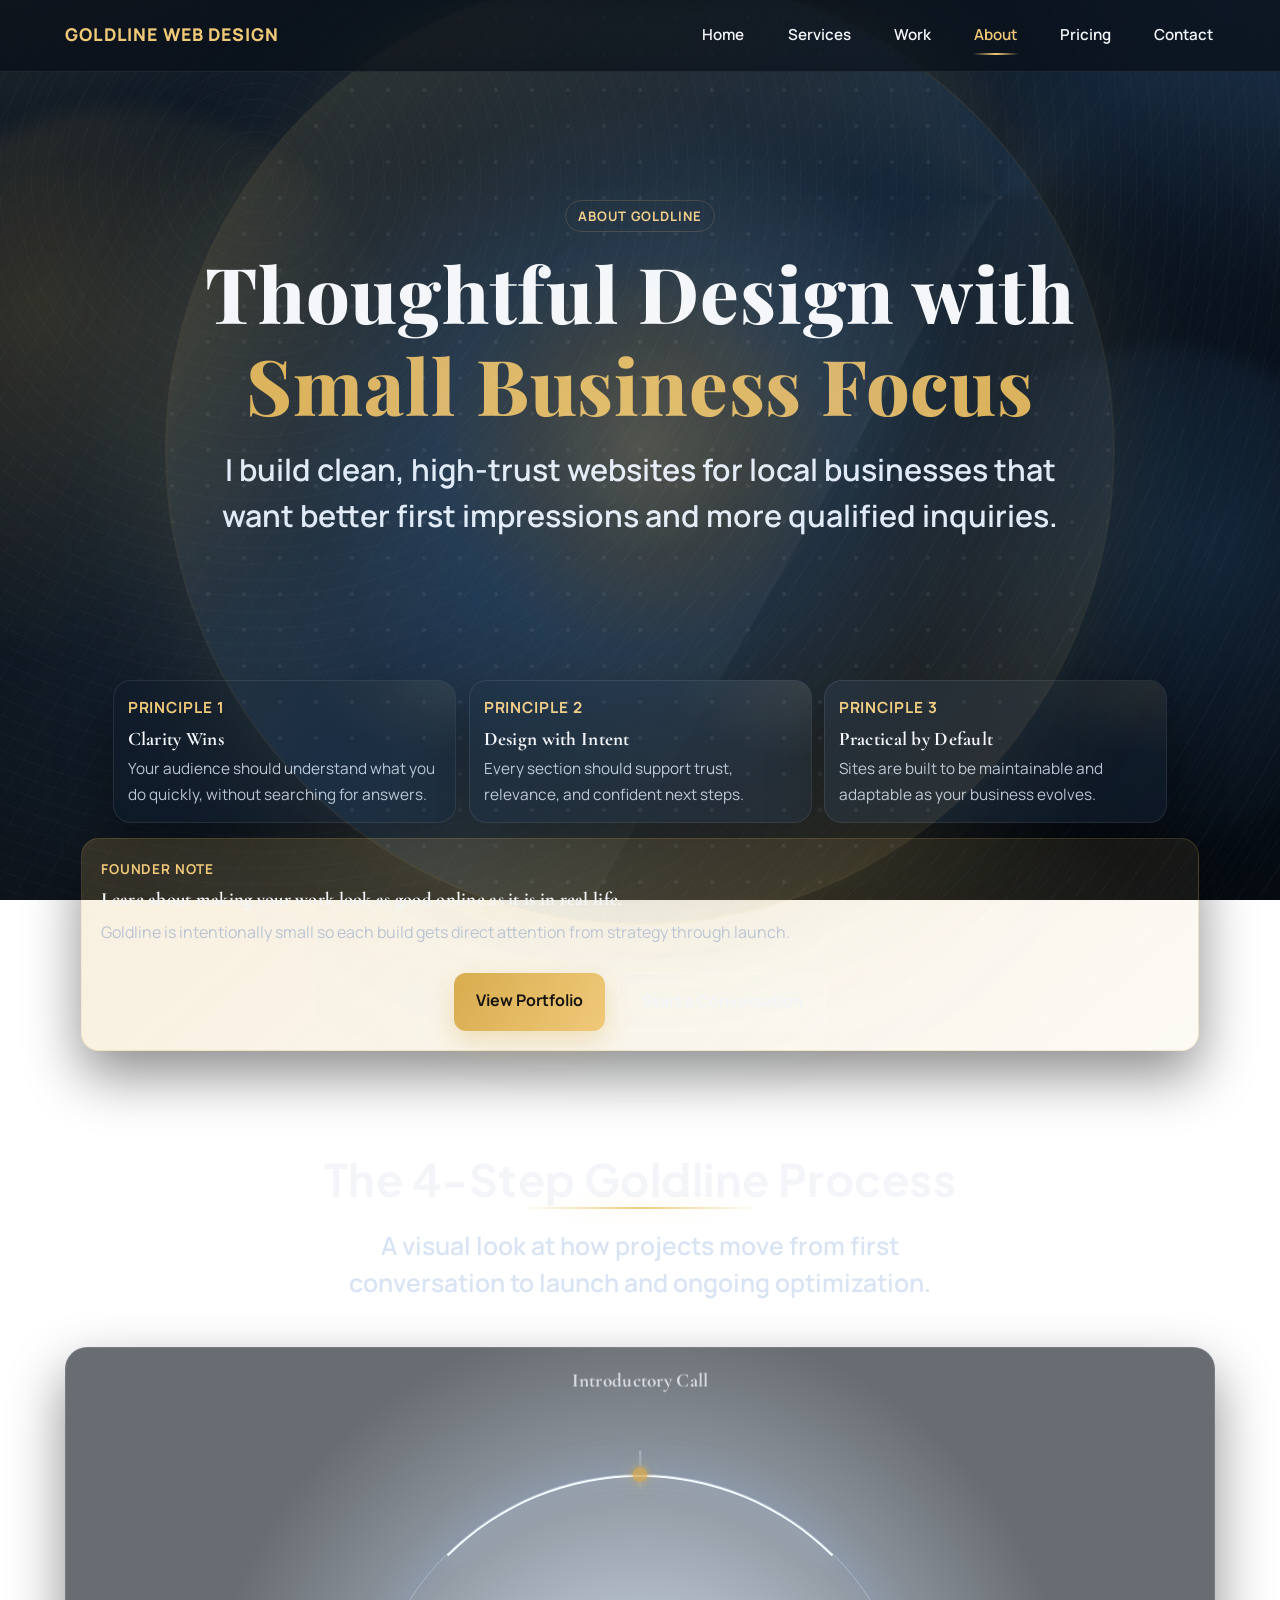
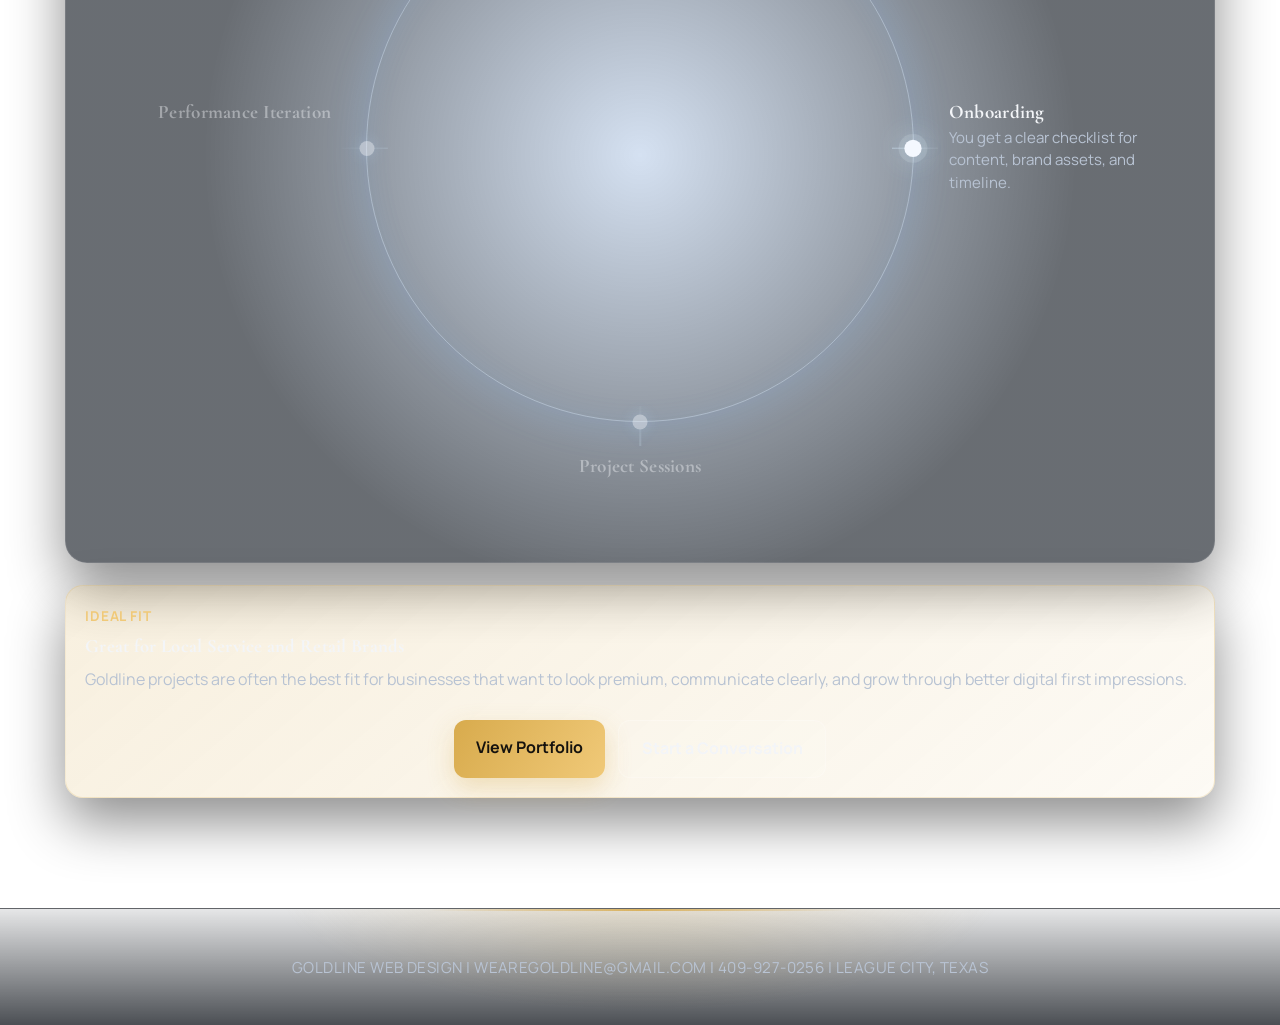
<file: about.html>
<!doctype html>
<html lang='en'>
<head>
	<script async src="https://www.googletagmanager.com/gtag/js?id=G-S340212X9Z"></script>
	<script>
	  window.dataLayer = window.dataLayer || [];
	  function gtag(){dataLayer.push(arguments);}
	  gtag('js', new Date());
	
	  gtag('config', 'G-S340212X9Z');
	</script>
	<meta charset='UTF-8'>
	<meta name='viewport' content='width=device-width, initial-scale=1.0'>
	<title>Goldline Web Design | About</title>
	<link rel='stylesheet' href='style.css'>
</head>
<body>
	<header class='site-header'>
		<div class='container'>
			<nav>
				<a class='logo' href='index.html'>Goldline Web Design</a>
				<div class='links'>
					<a href='index.html'>Home</a>
					<a href='services.html'>Services</a>
					<a href='work.html'>Work</a>
					<a class='active' href='about.html'>About</a>
					<a href='pricing.html'>Pricing</a>
					<a href='contact.html'>Contact</a>
				</div>
			</nav>
		</div>
	</header>

	<main>
		<section class='page-hero'>
			<div class='container'>
				<span class='eyebrow'>About Goldline</span>
				<h1>Thoughtful Design with <span class='gold'>Small Business Focus</span></h1>
				<p>I build clean, high-trust websites for local businesses that want better first impressions and more qualified inquiries.</p>
			</div>
		</section>

		<section class='page'>
			<div class='container'>
				<div class='grid three compact-grid'>
					<article class='card'>
						<p class='meta'>Principle 1</p>
						<h3>Clarity Wins</h3>
						<p>Your audience should understand what you do quickly, without searching for answers.</p>
					</article>
					<article class='card'>
						<p class='meta'>Principle 2</p>
						<h3>Design with Intent</h3>
						<p>Every section should support trust, relevance, and confident next steps.</p>
					</article>
					<article class='card'>
						<p class='meta'>Principle 3</p>
						<h3>Practical by Default</h3>
						<p>Sites are built to be maintainable and adaptable as your business evolves.</p>
					</article>
				</div>

				<aside class='highlight'>
					<p class='meta'>Founder Note</p>
					<h3>I care about making your work look as good online as it is in real life.</h3>
					<p>Goldline is intentionally small so each build gets direct attention from strategy through launch.</p>
					<div class='actions'>
						<a class='btn' href='work.html'>View Portfolio</a>
						<a class='btn-outline' href='contact.html'>Start a Conversation</a>
					</div>
				</aside>
			</div>
		</section>

		<section class='section process-section'>
			<div class='container'>
				<div class='section-header'>
					<h2>The 4-Step Goldline Process</h2>
					<p>A visual look at how projects move from first conversation to launch and ongoing optimization.</p>
				</div>

				<div class='process-orbit-wrap'>
					<div class='process-orbit' aria-label='Goldline four-step process'>
						<div class='orbit-ring'>
							<span class='orbit-tracer' aria-hidden='true'></span>
						</div>

						<article class='orbit-step step-top is-active' data-step='1' aria-current='step'>
							<span class='orbit-dot'></span>
							<h3>Introductory Call</h3>
							<p>We map goals, audience, and what success should look like.</p>
						</article>

						<article class='orbit-step step-right' data-step='2'>
							<span class='orbit-dot'></span>
							<h3>Onboarding</h3>
							<p>You get a clear checklist for content, brand assets, and timeline.</p>
						</article>

						<article class='orbit-step step-bottom' data-step='3'>
							<span class='orbit-dot'></span>
							<h3>Project Sessions</h3>
							<p>We refine structure, visuals, and messaging through focused review rounds.</p>
						</article>

						<article class='orbit-step step-left' data-step='4'>
							<span class='orbit-dot'></span>
							<h3>Performance Iteration</h3>
							<p>After launch, we tune pages using feedback and behavior insights.</p>
						</article>
					</div>
				</div>

				<aside class='highlight'>
					<p class='meta'>Ideal Fit</p>
					<h3>Great for Local Service and Retail Brands</h3>
					<p>Goldline projects are often the best fit for businesses that want to look premium, communicate clearly, and grow through better digital first impressions.</p>
					<div class='actions'>
						<a class='btn' href='work.html'>View Portfolio</a>
						<a class='btn-outline' href='contact.html'>Start a Conversation</a>
					</div>
				</aside>
			</div>
		</section>
	</main>

	<footer>
		<div class='container'>
			<p>Goldline Web Design | wearegoldline@gmail.com | 409-927-0256 | League City, Texas</p>
		</div>
	</footer>

	<script>
		(function () {
			var orbit = document.querySelector('.process-orbit');
			if (!orbit) return;

			var steps = Array.from(orbit.querySelectorAll('.orbit-step'));
			if (!steps.length) return;

			var total = steps.length;
			var cycleDuration = 8000;
			var legDuration = 2000;
			var start = performance.now();
			var mediaQuery = window.matchMedia('(prefers-reduced-motion: reduce)');

			function setActive(current) {
				steps.forEach(function (step, index) {
					var number = index + 1;
					step.classList.toggle('is-active', number === current);
					step.classList.toggle('is-complete', number < current);
					if (number === current) {
						step.setAttribute('aria-current', 'step');
					} else {
						step.removeAttribute('aria-current');
					}
				});
			}

			function animate(now) {
				var elapsed = (now - start) % cycleDuration;
				var current = Math.floor(elapsed / legDuration) + 1;
				setActive(current > total ? 1 : current);
				requestAnimationFrame(animate);
			}

			setActive(1);
			if (!mediaQuery.matches) {
				requestAnimationFrame(animate);
			}
		})();
	</script>
	<script src='animations.js'></script>
</body>
</html>
</file>
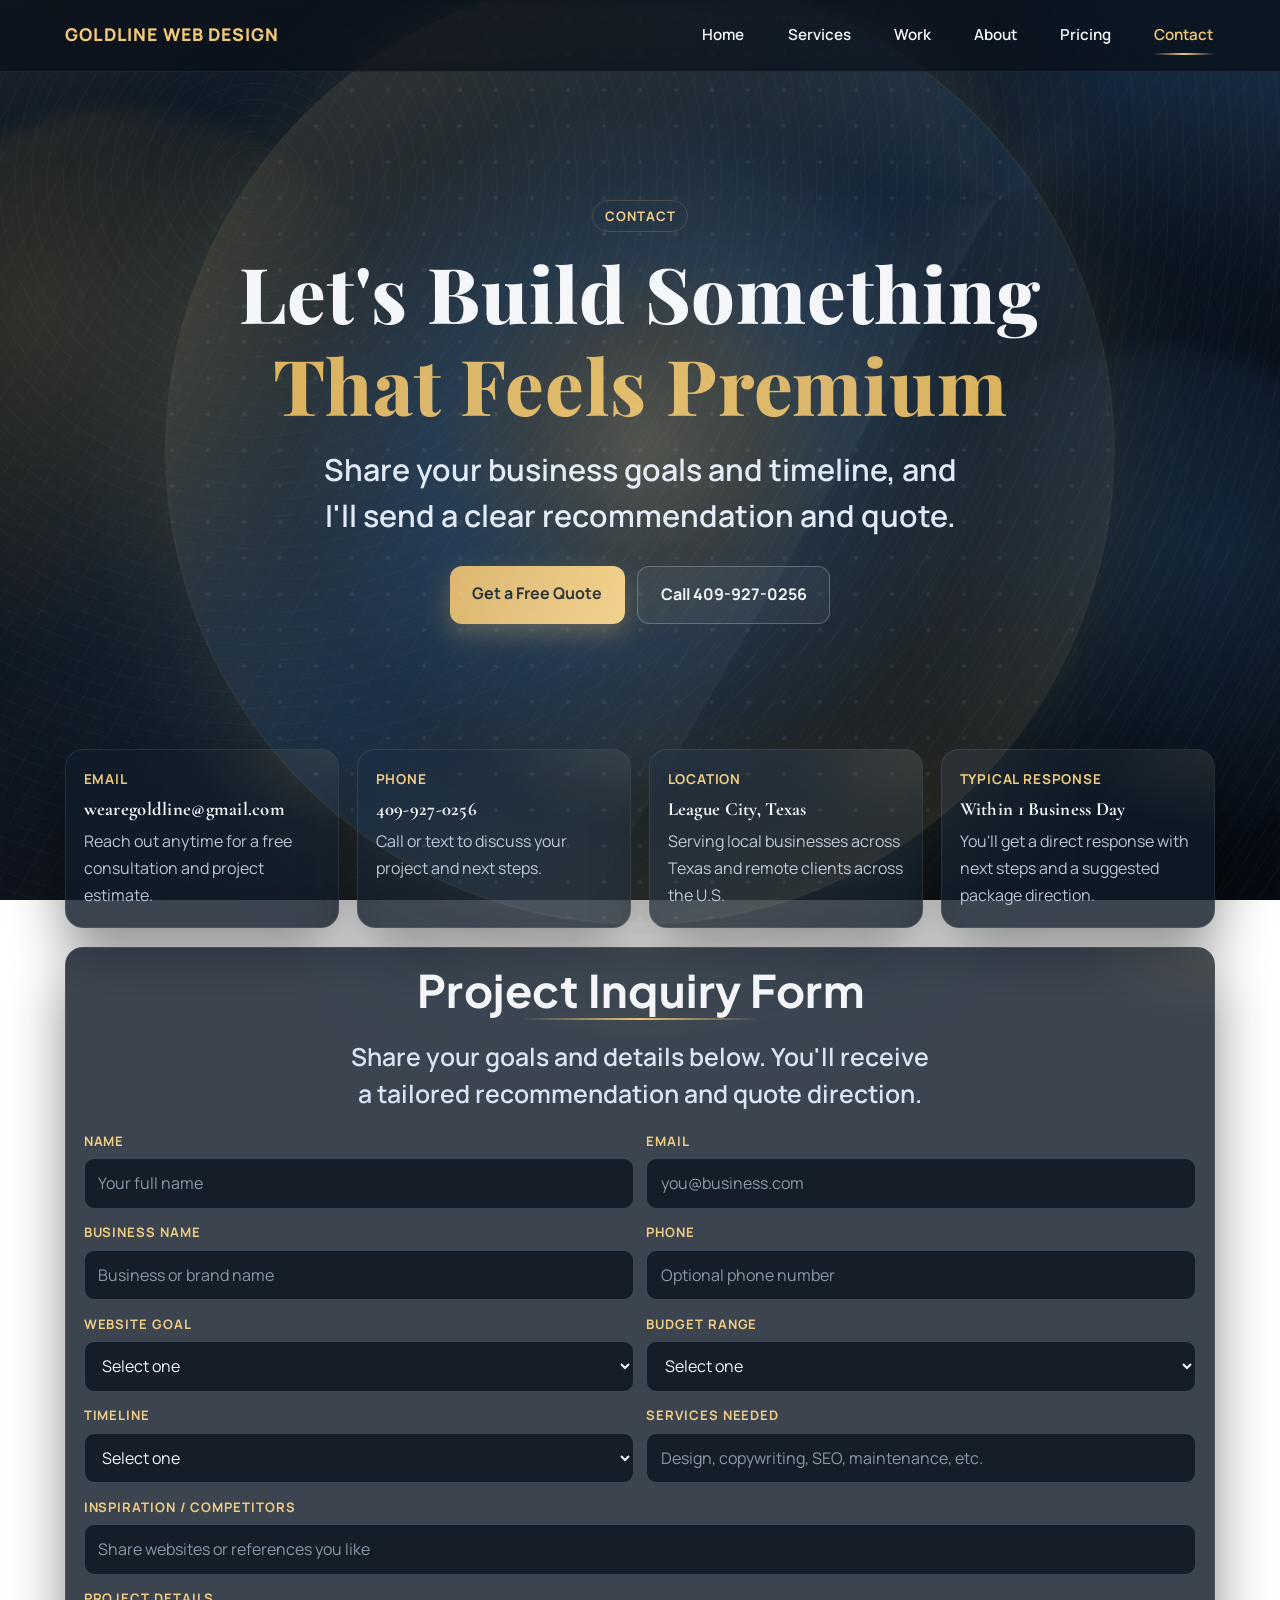
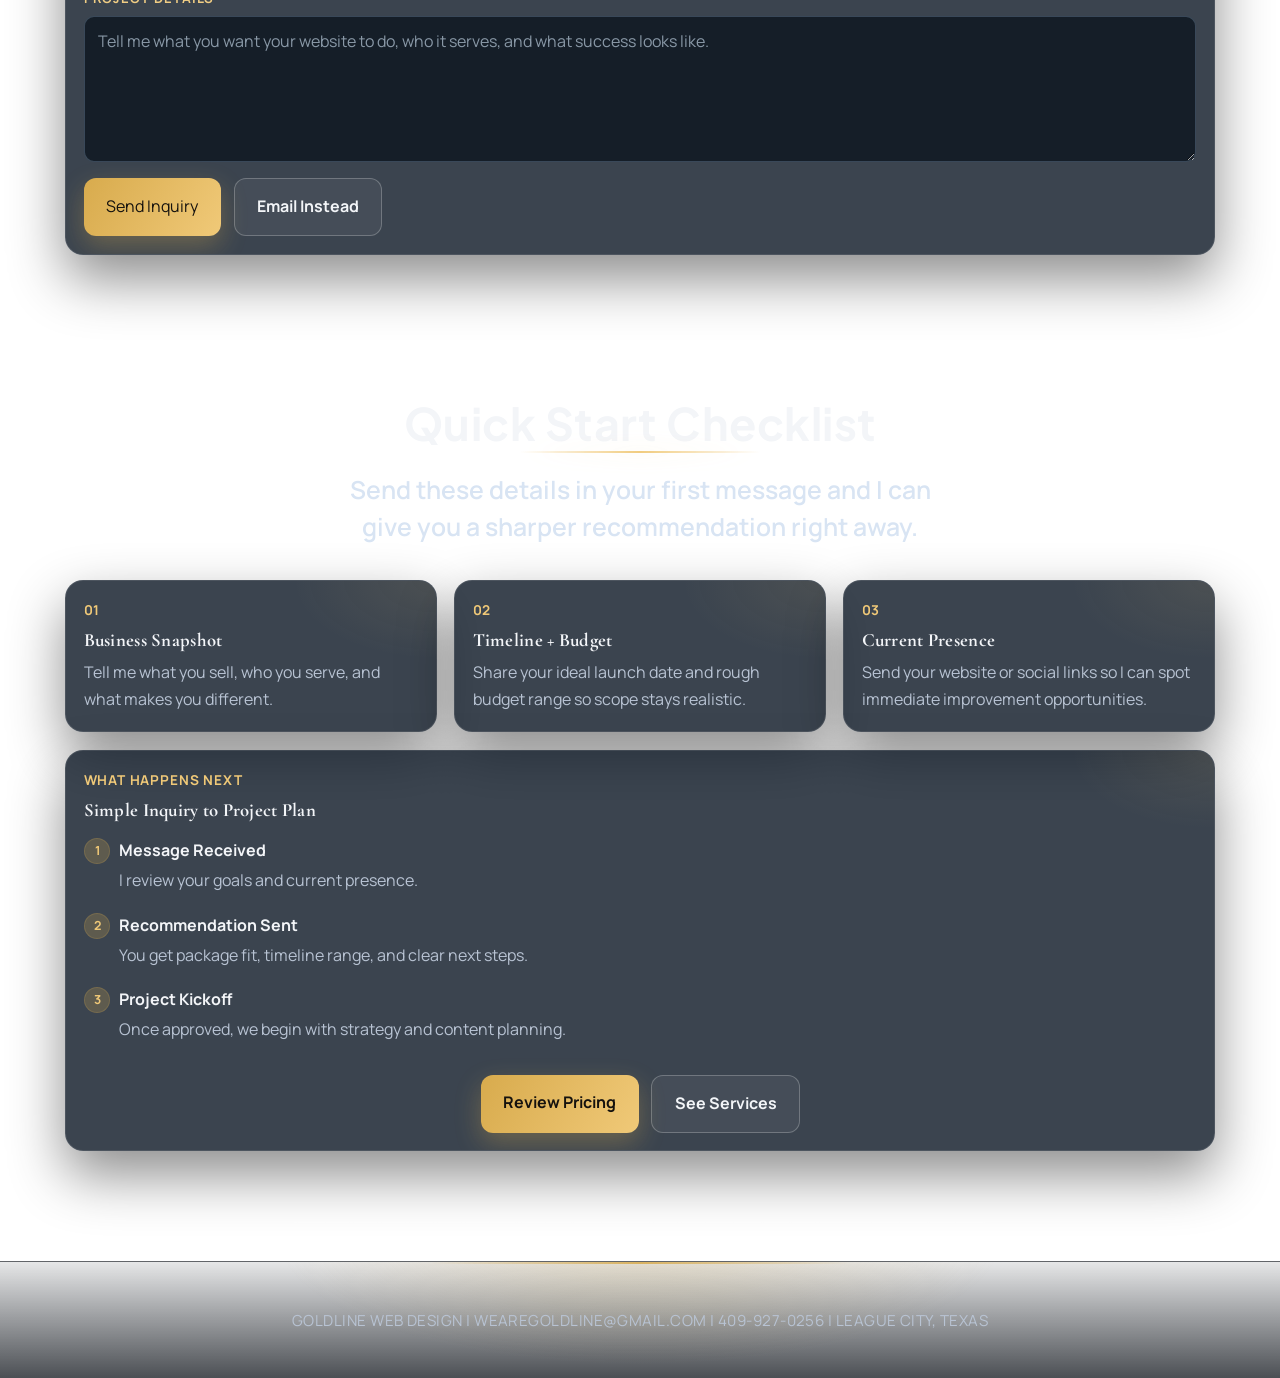
<file: contact.html>
<!doctype html>
<html lang='en'>
<head>
	<script async src="https://www.googletagmanager.com/gtag/js?id=G-S340212X9Z"></script>
	<script>
	  window.dataLayer = window.dataLayer || [];
	  function gtag(){dataLayer.push(arguments);}
	  gtag('js', new Date());
	
	  gtag('config', 'G-S340212X9Z');
	</script>
	<meta charset='UTF-8'>
	<meta name='viewport' content='width=device-width, initial-scale=1.0'>
	<title>Goldline Web Design | Contact</title>
	<link rel='stylesheet' href='style.css'>
</head>
<body class='contact-page'>
	<header class='site-header'>
		<div class='container'>
			<nav>
				<a class='logo' href='index.html'>Goldline Web Design</a>
				<div class='links'>
					<a href='index.html'>Home</a>
					<a href='services.html'>Services</a>
					<a href='work.html'>Work</a>
					<a href='about.html'>About</a>
					<a href='pricing.html'>Pricing</a>
					<a class='active' href='contact.html'>Contact</a>
				</div>
			</nav>
		</div>
	</header>

	<main>
		<section class='page-hero'>
			<div class='container'>
				<span class='eyebrow'>Contact</span>
				<h1>Let&apos;s Build Something <span class='gold'>That Feels Premium</span></h1>
				<p>Share your business goals and timeline, and I&apos;ll send a clear recommendation and quote.</p>
				<div class='actions'>
					<a class='btn' href='mailto:wearegoldline@gmail.com'>Get a Free Quote</a>
					<a class='btn-outline' href='tel:4099270256'>Call 409-927-0256</a>
				</div>
			</div>
		</section>

		<section class='page'>
			<div class='container'>
				<div class='grid'>
					<article class='card'>
						<p class='meta'>Email</p>
						<h3>wearegoldline@gmail.com</h3>
						<p>Reach out anytime for a free consultation and project estimate.</p>
					</article>
					<article class='card'>
						<p class='meta'>Phone</p>
						<h3>409-927-0256</h3>
						<p>Call or text to discuss your project and next steps.</p>
					</article>
					<article class='card'>
						<p class='meta'>Location</p>
						<h3>League City, Texas</h3>
						<p>Serving local businesses across Texas and remote clients across the U.S.</p>
					</article>
					<article class='card'>
						<p class='meta'>Typical Response</p>
						<h3>Within 1 Business Day</h3>
						<p>You&apos;ll get a direct response with next steps and a suggested package direction.</p>
					</article>
				</div>

				<article class='card contact-form-card'>
					<div class='section-header contact-form-header'>
						<h2>Project Inquiry Form</h2>
						<p>Share your goals and details below. You&apos;ll receive a tailored recommendation and quote direction.</p>
					</div>
					<form class='inquiry-form' action='https://formsubmit.co/wearegoldline@gmail.com' method='POST'>
						<input type='hidden' name='_subject' value='New Goldline Website Inquiry'>
						<input type='hidden' name='_captcha' value='false'>
						<input type='hidden' name='_template' value='table'>
						<input type='text' name='_honey' tabindex='-1' autocomplete='off' class='field-honeypot'>

						<div class='inquiry-grid'>
							<label>
								<span>Name</span>
								<input type='text' name='name' required placeholder='Your full name'>
							</label>
							<label>
								<span>Email</span>
								<input type='email' name='email' required placeholder='you@business.com'>
							</label>
							<label>
								<span>Business Name</span>
								<input type='text' name='business_name' placeholder='Business or brand name'>
							</label>
							<label>
								<span>Phone</span>
								<input type='tel' name='phone' placeholder='Optional phone number'>
							</label>
							<label>
								<span>Website Goal</span>
								<select name='website_goal' required>
									<option value=''>Select one</option>
									<option>Brand New Website</option>
									<option>Website Redesign</option>
									<option>More Leads / Inquiries</option>
									<option>Online Booking / Scheduling</option>
									<option>Ecommerce / Online Sales</option>
								</select>
							</label>
							<label>
								<span>Budget Range</span>
								<select name='budget_range' required>
									<option value=''>Select one</option>
									<option>Under $1,500</option>
									<option>$1,500 - $3,000</option>
									<option>$3,000 - $6,000</option>
									<option>$6,000+</option>
								</select>
							</label>
							<label>
								<span>Timeline</span>
								<select name='timeline' required>
									<option value=''>Select one</option>
									<option>ASAP</option>
									<option>2-4 Weeks</option>
									<option>1-2 Months</option>
									<option>2+ Months</option>
								</select>
							</label>
							<label>
								<span>Services Needed</span>
								<input type='text' name='services_needed' placeholder='Design, copywriting, SEO, maintenance, etc.'>
							</label>
							<label class='full'>
								<span>Inspiration / Competitors</span>
								<input type='text' name='inspiration' placeholder='Share websites or references you like'>
							</label>
							<label class='full'>
								<span>Project Details</span>
								<textarea name='project_details' rows='5' required placeholder='Tell me what you want your website to do, who it serves, and what success looks like.'></textarea>
							</label>
						</div>

						<div class='actions'>
							<button type='submit' class='btn'>Send Inquiry</button>
							<a class='btn-outline' href='mailto:wearegoldline@gmail.com'>Email Instead</a>
						</div>
					</form>
				</article>

				<div class='section-header contact-checklist-header'>
					<h2>Quick Start Checklist</h2>
					<p>Send these details in your first message and I can give you a sharper recommendation right away.</p>
				</div>
				<div class='grid three'>
					<article class='card'>
						<p class='meta'>01</p>
						<h3>Business Snapshot</h3>
						<p>Tell me what you sell, who you serve, and what makes you different.</p>
					</article>
					<article class='card'>
						<p class='meta'>02</p>
						<h3>Timeline + Budget</h3>
						<p>Share your ideal launch date and rough budget range so scope stays realistic.</p>
					</article>
					<article class='card'>
						<p class='meta'>03</p>
						<h3>Current Presence</h3>
						<p>Send your website or social links so I can spot immediate improvement opportunities.</p>
					</article>
				</div>
				<article class='card' style='margin-top: 1.1rem;'>
					<p class='meta'>What Happens Next</p>
					<h3>Simple Inquiry to Project Plan</h3>
					<ol class='timeline'>
						<li data-step='1'>
							<strong>Message Received</strong>
							<p>I review your goals and current presence.</p>
						</li>
						<li data-step='2'>
							<strong>Recommendation Sent</strong>
							<p>You get package fit, timeline range, and clear next steps.</p>
						</li>
						<li data-step='3'>
							<strong>Project Kickoff</strong>
							<p>Once approved, we begin with strategy and content planning.</p>
						</li>
					</ol>
					<div class='actions'>
						<a class='btn' href='pricing.html'>Review Pricing</a>
						<a class='btn-outline' href='services.html'>See Services</a>
					</div>
				</article>
			</div>
		</section>
	</main>

	<footer>
		<div class='container'>
			<p>Goldline Web Design | wearegoldline@gmail.com | 409-927-0256 | League City, Texas</p>
		</div>
	</footer>
	<script src='animations.js'></script>
</body>
</html>
</file>
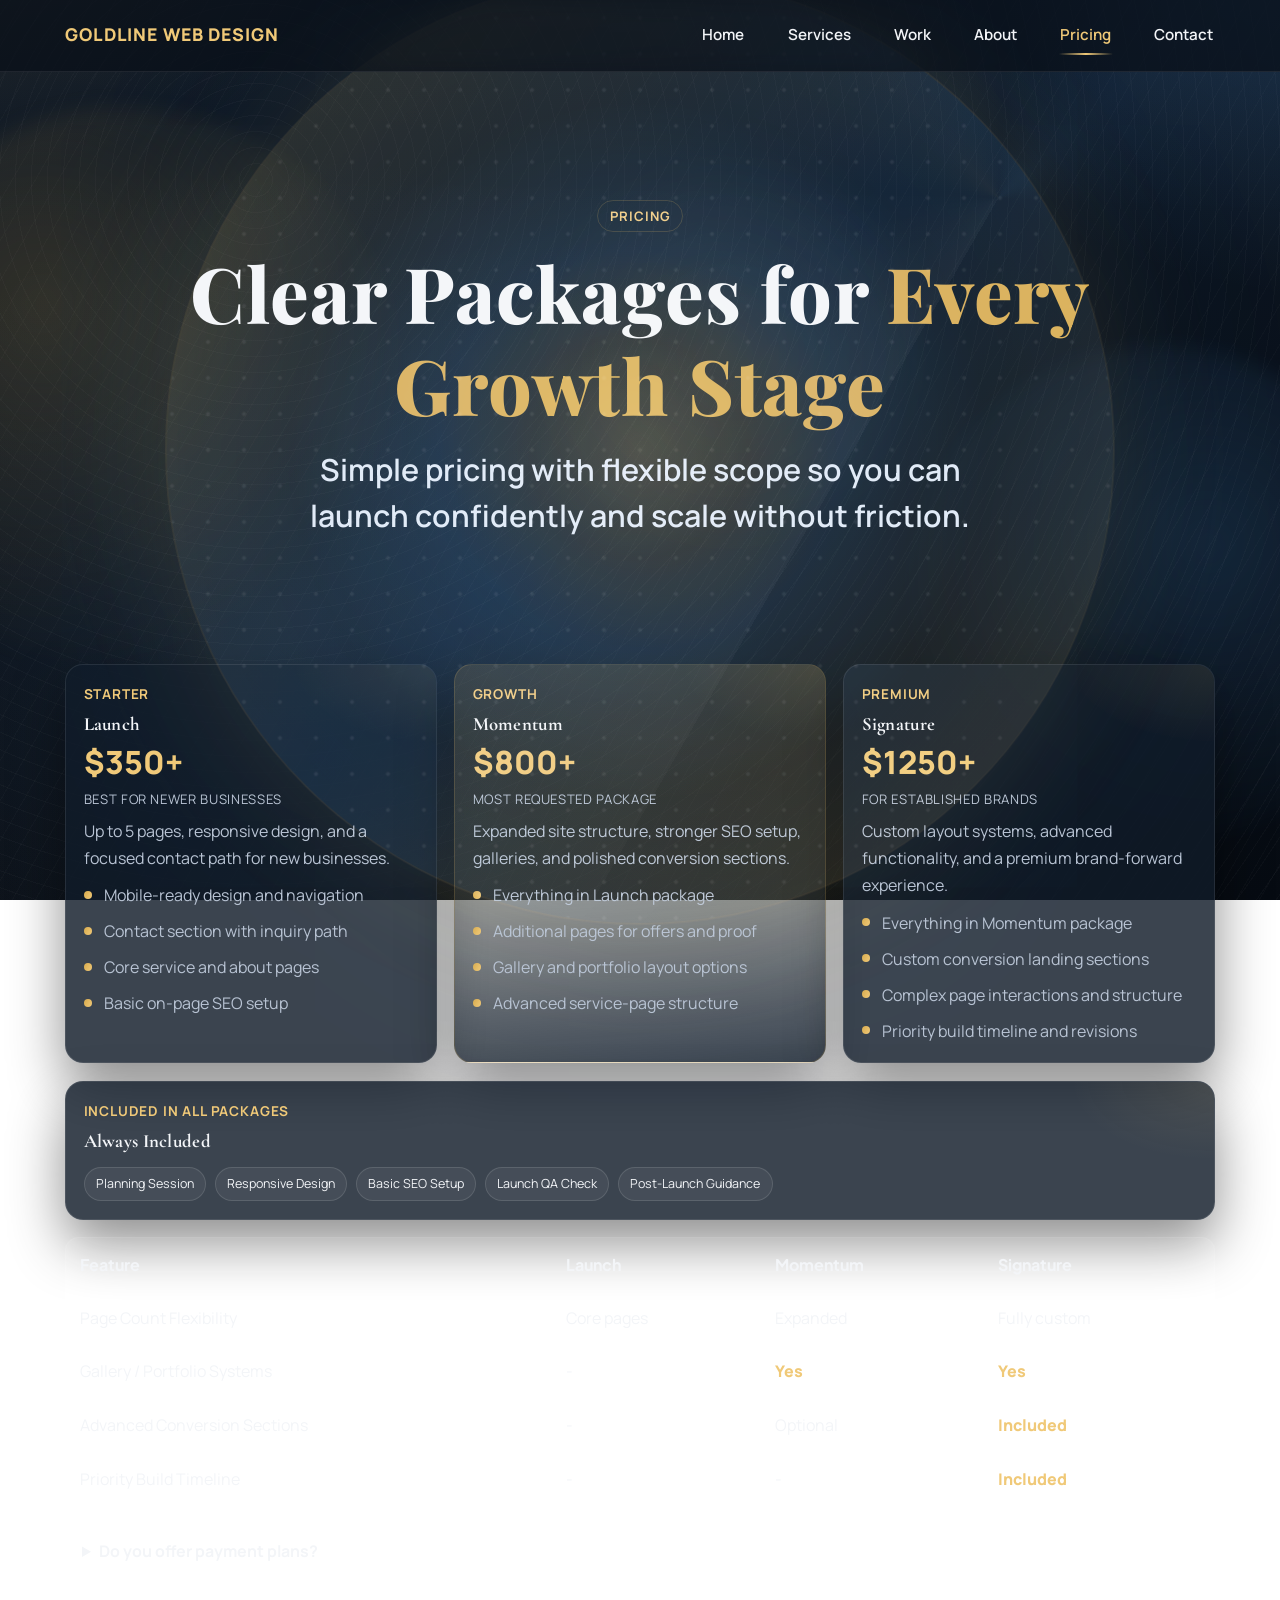
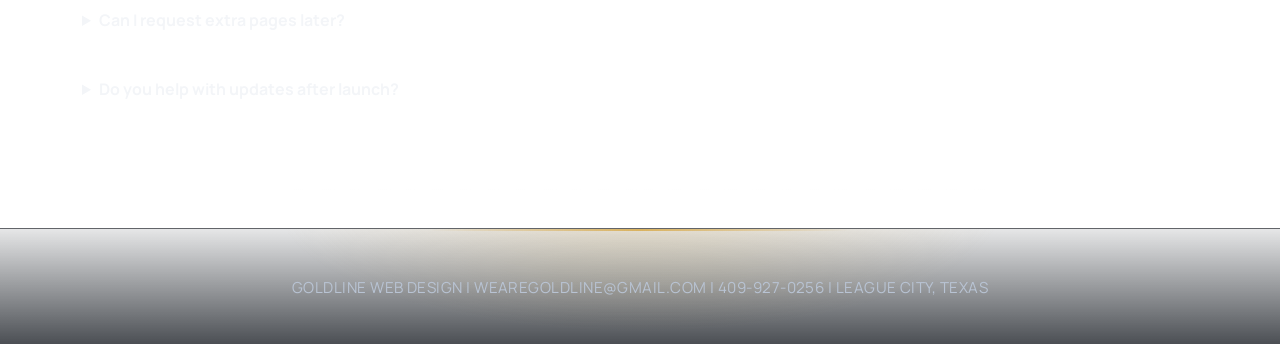
<file: pricing.html>
<!doctype html>
<html lang='en'>
<head>
	<script async src="https://www.googletagmanager.com/gtag/js?id=G-S340212X9Z"></script>
	<script>
	  window.dataLayer = window.dataLayer || [];
	  function gtag(){dataLayer.push(arguments);}
	  gtag('js', new Date());
	
	  gtag('config', 'G-S340212X9Z');
	</script>
	<meta charset='UTF-8'>
	<meta name='viewport' content='width=device-width, initial-scale=1.0'>
	<title>Goldline Web Design | Pricing</title>
	<link rel='stylesheet' href='style.css'>
</head>
<body>
	<header class='site-header'>
		<div class='container'>
			<nav>
				<a class='logo' href='index.html'>Goldline Web Design</a>
				<div class='links'>
					<a href='index.html'>Home</a>
					<a href='services.html'>Services</a>
					<a href='work.html'>Work</a>
					<a href='about.html'>About</a>
					<a class='active' href='pricing.html'>Pricing</a>
					<a href='contact.html'>Contact</a>
				</div>
			</nav>
		</div>
	</header>

	<main>
		<section class='page-hero'>
			<div class='container'>
				<span class='eyebrow'>Pricing</span>
				<h1>Clear Packages for <span class='gold'>Every Growth Stage</span></h1>
				<p>Simple pricing with flexible scope so you can launch confidently and scale without friction.</p>
			</div>
		</section>

		<section class='page'>
			<div class='container'>
				<div class='grid three'>
					<article class='card price-card'>
						<p class='meta'>Starter</p>
						<h3>Launch</h3>
						<p class='price'>$350+</p>
						<p class='price-note'>Best for newer businesses</p>
						<p>Up to 5 pages, responsive design, and a focused contact path for new businesses.</p>
						<ul class='checklist'>
							<li>Mobile-ready design and navigation</li>
							<li>Contact section with inquiry path</li>
							<li>Core service and about pages</li>
							<li>Basic on-page SEO setup</li>
						</ul>
					</article>
					<article class='card price-card featured'>
						<p class='meta'>Growth</p>
						<h3>Momentum</h3>
						<p class='price'>$800+</p>
						<p class='price-note'>Most requested package</p>
						<p>Expanded site structure, stronger SEO setup, galleries, and polished conversion sections.</p>
						<ul class='checklist'>
							<li>Everything in Launch package</li>
							<li>Additional pages for offers and proof</li>
							<li>Gallery and portfolio layout options</li>
							<li>Advanced service-page structure</li>
						</ul>
					</article>
					<article class='card price-card'>
						<p class='meta'>Premium</p>
						<h3>Signature</h3>
						<p class='price'>$1250+</p>
						<p class='price-note'>For established brands</p>
						<p>Custom layout systems, advanced functionality, and a premium brand-forward experience.</p>
						<ul class='checklist'>
							<li>Everything in Momentum package</li>
							<li>Custom conversion landing sections</li>
							<li>Complex page interactions and structure</li>
							<li>Priority build timeline and revisions</li>
						</ul>
					</article>
				</div>

				<article class='card' style='margin-top: 1.1rem;'>
					<p class='meta'>Included In All Packages</p>
					<h3>Always Included</h3>
					<div class='pill-row'>
						<span class='pill'>Planning Session</span>
						<span class='pill'>Responsive Design</span>
						<span class='pill'>Basic SEO Setup</span>
						<span class='pill'>Launch QA Check</span>
						<span class='pill'>Post-Launch Guidance</span>
					</div>
				</article>

				<div class='compare-wrap'>
					<table class='compare'>
						<thead>
							<tr>
								<th>Feature</th>
								<th>Launch</th>
								<th>Momentum</th>
								<th>Signature</th>
							</tr>
						</thead>
						<tbody>
							<tr>
								<td>Page Count Flexibility</td>
								<td>Core pages</td>
								<td>Expanded</td>
								<td>Fully custom</td>
							</tr>
							<tr>
								<td>Gallery / Portfolio Systems</td>
								<td>-</td>
								<td><span class='check'>Yes</span></td>
								<td><span class='check'>Yes</span></td>
							</tr>
							<tr>
								<td>Advanced Conversion Sections</td>
								<td>-</td>
								<td>Optional</td>
								<td><span class='check'>Included</span></td>
							</tr>
							<tr>
								<td>Priority Build Timeline</td>
								<td>-</td>
								<td>-</td>
								<td><span class='check'>Included</span></td>
							</tr>
						</tbody>
					</table>
				</div>

				<section class='faq'>
					<details>
						<summary>Do you offer payment plans?</summary>
						<p>Yes. Most projects can be split into staged payments tied to milestones.</p>
					</details>
					<details>
						<summary>Can I request extra pages later?</summary>
						<p>Absolutely. Additional pages can be scoped as part of the original build or added after launch.</p>
					</details>
					<details>
						<summary>Do you help with updates after launch?</summary>
						<p>Yes, ongoing support options are available if you want help with edits, additions, or seasonal updates.</p>
					</details>
				</section>
			</div>
		</section>
	</main>

	<footer>
		<div class='container'>
			<p>Goldline Web Design | wearegoldline@gmail.com | 409-927-0256 | League City, Texas</p>
		</div>
	</footer>
	<script src='animations.js'></script>
</body>
</html>
</file>
<file: style.css>
@import url('https://fonts.googleapis.com/css2?family=Manrope:wght@400;500;600;700;800&family=Playfair+Display:wght@700;800&family=Plus+Jakarta+Sans:wght@600;700;800&family=Cormorant+Garamond:wght@600;700&display=swap');

:root {
	--featured-flow: 0;
	--bg-main: #091019;
	--bg-soft: #0f1a28;
	--bg-deep: #060b12;
	--bg-card: rgba(16, 27, 41, 0.82);
	--font-body: 'Manrope', sans-serif;
	--font-h1: 'Playfair Display', serif;
	--font-h2: 'Plus Jakarta Sans', sans-serif;
	--font-h3: 'Cormorant Garamond', serif;
	--text-main: #f3f5f8;
	--text-soft: #b8c3d3;
	--brand: #d8ab4d;
	--brand-strong: #f0c978;
	--line: rgba(216, 171, 77, 0.2);
	--shadow: 0 24px 55px rgba(0, 0, 0, 0.45);
}

* {
	margin: 0;
	padding: 0;
	box-sizing: border-box;
}

body {
	font-family: var(--font-body);
	color: var(--text-main);
	line-height: 1.7;
	position: relative;
	isolation: isolate;
	overflow-x: hidden;
	background:
		linear-gradient(180deg, rgba(0, 0, 0, var(--featured-flow)), rgba(0, 0, 0, var(--featured-flow))),
		radial-gradient(1300px 780px at -18% -30%, rgba(216, 171, 77, 0.24), transparent 60%),
		radial-gradient(1080px 620px at 115% -8%, rgba(94, 173, 255, 0.2), transparent 62%),
		radial-gradient(760px 460px at 50% 115%, rgba(216, 171, 77, 0.13), transparent 74%),
		radial-gradient(circle at 25% 68%, rgba(75, 130, 190, 0.14) 0, transparent 40%),
		conic-gradient(from 210deg at 78% 22%, rgba(255, 255, 255, 0.04), transparent 18%, rgba(216, 171, 77, 0.04), transparent 42%, rgba(95, 176, 255, 0.04), transparent 68%),
		repeating-linear-gradient(120deg, rgba(255, 255, 255, 0.018) 0, rgba(255, 255, 255, 0.018) 1px, transparent 1px, transparent 20px),
		repeating-radial-gradient(circle at 20% 20%, rgba(255, 255, 255, 0.025) 0 1px, transparent 1px 16px),
		linear-gradient(175deg, var(--bg-soft), var(--bg-main) 58%, var(--bg-deep));
	min-height: 100vh;
	background-attachment: fixed;
}

body::before,
body::after {
	content: '';
	position: fixed;
	z-index: -1;
	pointer-events: none;
	border-radius: 50%;
	filter: blur(10px);
	opacity: calc(0.5 - (var(--featured-flow) * 0.5));
	mix-blend-mode: screen;
}

body::before {
	width: min(48vw, 560px);
	height: min(48vw, 560px);
	top: 12%;
	left: -12%;
	background: radial-gradient(circle at 35% 35%, rgba(216, 171, 77, 0.35), rgba(216, 171, 77, 0.05) 60%, transparent 75%);
	animation: floatGlowOne 16s ease-in-out infinite, pulseGlow 10s ease-in-out infinite;
}

body::after {
	width: min(42vw, 500px);
	height: min(42vw, 500px);
	bottom: 6%;
	right: -10%;
	background: radial-gradient(circle at 60% 40%, rgba(95, 176, 255, 0.28), rgba(95, 176, 255, 0.05) 62%, transparent 78%);
	animation: floatGlowTwo 18s ease-in-out infinite, pulseGlow 12s ease-in-out infinite;
}

main::before {
	content: '';
	position: fixed;
	z-index: 0;
	pointer-events: none;
	width: min(34vw, 380px);
	height: min(34vw, 380px);
	left: 42%;
	top: 18%;
	border-radius: 50%;
	background: radial-gradient(circle at 50% 50%, rgba(216, 171, 77, 0.18), transparent 72%);
	filter: blur(12px);
	opacity: 0.42;
	mix-blend-mode: screen;
	animation: floatGlowThree 20s ease-in-out infinite;
}

main::after {
	content: '';
	position: fixed;
	top: 50%;
	left: 50%;
	width: min(74vw, 980px);
	height: min(74vw, 980px);
	z-index: 0;
	pointer-events: none;
	transform: translate(-50%, -50%);
	opacity: calc(0.86 - (var(--featured-flow) * 0.78));
	background:
		radial-gradient(circle at 50% 50%, rgba(240, 201, 120, 0.28) 0%, rgba(240, 201, 120, 0.14) 16%, rgba(95, 176, 255, 0.1) 30%, rgba(9, 16, 25, 0.08) 52%, transparent 74%),
		radial-gradient(circle at 50% 50%, rgba(255, 255, 255, 0.09) 0 2px, transparent 2px 18px),
		linear-gradient(135deg, rgba(216, 171, 77, 0.22), rgba(95, 176, 255, 0.14), rgba(216, 171, 77, 0.2));
	background-size: 100% 100%, 36px 36px, 100% 100%;
	background-position: center, center, center;
	border-radius: 50%;
	box-shadow:
		0 0 0 1px rgba(240, 201, 120, 0.16),
		0 0 120px rgba(216, 171, 77, 0.12),
		0 0 240px rgba(95, 176, 255, 0.08);
	mix-blend-mode: screen;
	animation: centerPulse 9s ease-in-out infinite;
}

header,
main,
footer {
	position: relative;
	z-index: 1;
}

.container {
	width: min(1150px, 92%);
	margin: 0 auto;
}

.site-header {
	position: sticky;
	top: 0;
	z-index: 20;
	backdrop-filter: blur(12px);
	background: rgba(9, 16, 25, 0.74);
	border-bottom: 1px solid rgba(255, 255, 255, 0.08);
	transition: transform 0.35s ease, opacity 0.35s ease;
	will-change: transform, opacity;
}

.site-header.is-hidden {
	transform: translateY(-110%);
	opacity: 0;
}

nav {
	display: flex;
	align-items: center;
	justify-content: space-between;
	gap: 1.2rem;
	padding: 1rem 0;
}

.logo {
	font-size: 1.1rem;
	font-weight: 800;
	letter-spacing: 0.05em;
	text-transform: uppercase;
	color: var(--brand-strong);
	text-decoration: none;
}

.links {
	display: flex;
	flex-wrap: wrap;
	gap: 2.5rem;
}

.links a {
	position: relative;
	display: inline-flex;
	align-items: center;
	padding: 0.35rem 0.1rem 0.45rem;
	color: var(--text-main);
	text-decoration: none;
	font-weight: 600;
	font-size: 0.95rem;
	border-radius: 0;
	border: 0;
	background: transparent;
	transition: color 0.2s ease, opacity 0.2s ease;
}

.links a::after {
	content: '';
	position: absolute;
	left: 50%;
	bottom: 0;
	width: 100%;
	height: 2px;
	background: linear-gradient(90deg, transparent 0%, var(--brand-strong) 50%, transparent 100%);
	transform: translateX(-50%) scaleX(0);
	transform-origin: center;
	opacity: 0;
	transition: transform 0.26s ease, opacity 0.26s ease;
}

.links a:hover,
.links a:focus-visible,
.links a.active {
	color: var(--brand-strong);
}

.links a:hover::after,
.links a:focus-visible::after,
.links a.active::after {
	transform: translateX(-50%) scaleX(1);
	opacity: 1;
}

.hero,
.page-hero {
	text-align: center;
	padding: 8rem 0 5.6rem;
	animation: fadeUp 0.75s ease both;
}

.hero-grid {
	display: grid;
	grid-template-columns: 1.2fr 0.8fr;
	gap: 1.2rem;
	align-items: stretch;
}

.hero-grid .hero-copy {
	text-align: left;
}

.hero-grid .hero-copy p {
	margin-left: 0;
}

.hero-simple {
	max-width: 780px;
	margin: 0 auto;
	padding-top: 1.4rem;
	align-items: stretch;
	color: #d2dce8;
}

.hero-simple .gold {
	color: #ffd97a;
	text-shadow: 0 0 20px rgba(216, 171, 77, 0.18);
}

.hero-panel {
	background: var(--bg-card);
	border: 1px solid rgba(255, 255, 255, 0.11);
	border-radius: 18px;
	padding: 1.2rem;
	box-shadow: var(--shadow);
	text-align: left;
	align-self: center;
}

.hero-panel h3 {
	font-size: 1.35rem;
	margin-bottom: 0.55rem;
}

.hero-panel p {
	font-size: 0.98rem;
}

.eyebrow {
	display: inline-block;
	margin-bottom: 0.9rem;
	padding: 0.25rem 0.75rem;
	border: 1px solid var(--line);
	border-radius: 999px;
	color: var(--brand-strong);
	font-weight: 700;
	font-size: 0.82rem;
	letter-spacing: 0.07em;
	text-transform: uppercase;
}

h1,
h2,
h3,
h4 {
	line-height: 1.2;
}

h1 {
	font-family: var(--font-h1);
	font-weight: 800;
	letter-spacing: 0.01em;
}

h2 {
	font-family: var(--font-h2);
	font-weight: 700;
	letter-spacing: 0.01em;
}

h3 {
	font-family: var(--font-h3);
	font-weight: 700;
	letter-spacing: 0.015em;
}

.hero h1,
.page-hero h1 {
	font-size: clamp(2.2rem, 6vw, 4.8rem);
	max-width: 920px;
	margin: 0 auto 1rem;
}

.gold {
	color: var(--brand);
}

p {
	color: var(--text-soft);
}

.hero p,
.page-hero p {
	max-width: 980px;
	margin: 0 auto;
	font-size: clamp(1.25rem, 2.8vw, 1.9rem);
	line-height: 1.52;
	font-weight: 600;
	color: #dee8f6;
	text-wrap: balance;
}

.actions {
	margin-top: 1.7rem;
	display: flex;
	justify-content: center;
	gap: 0.8rem;
	flex-wrap: wrap;
}

.btn,
.btn-outline {
	display: inline-block;
	text-decoration: none;
	font-weight: 700;
	border-radius: 12px;
	padding: 0.9rem 1.4rem;
	transition: transform 0.2s ease, box-shadow 0.2s ease, background-color 0.2s ease;
}

.btn {
	color: #15120e;
	background: linear-gradient(120deg, var(--brand), var(--brand-strong));
	box-shadow: 0 10px 26px rgba(216, 171, 77, 0.32);
	position: relative;
	overflow: hidden;
}

.btn::after {
	content: '';
	position: absolute;
	inset: -120% -20% auto;
	height: 220%;
	background: linear-gradient(120deg, transparent 32%, rgba(255, 255, 255, 0.45) 50%, transparent 68%);
	transform: translateX(-130%);
	animation: btnShine 3.2s linear infinite;
	pointer-events: none;
}

.btn-outline {
	color: var(--text-main);
	border: 1px solid rgba(255, 255, 255, 0.24);
	background: rgba(255, 255, 255, 0.05);
}

.btn:hover,
.btn-outline:hover {
	transform: translateY(-2px);
}

.scroll-reveal {
	position: relative;
	z-index: 1;
	isolation: isolate;
	opacity: 0;
	--reveal-x: 0px;
	--reveal-y: 44px;
	--reveal-scale: 0.985;
	--reveal-blur: 8px;
	--reveal-duration: 0.62s;
	--reveal-ease: cubic-bezier(0.16, 0.84, 0.26, 1);
	transform: translate3d(var(--reveal-x), var(--reveal-y), 0) scale(var(--reveal-scale));
	filter: blur(var(--reveal-blur));
	transition: opacity var(--reveal-duration) ease, transform var(--reveal-duration) var(--reveal-ease), filter var(--reveal-duration) ease;
	will-change: opacity, transform, filter;
}

.scroll-reveal.is-visible {
	opacity: 1;
	transform: translate3d(0, 0, 0) scale(1);
	filter: blur(0);
}

.card.scroll-reveal,
.highlight.scroll-reveal,
.case-item.scroll-reveal,
.price-card.scroll-reveal,
.review-card.scroll-reveal,
.featured-flow-stage.scroll-reveal,
.process-orbit-wrap.scroll-reveal,
.compare-wrap.scroll-reveal {
	z-index: 0;
	--reveal-y: 46px;
	--reveal-scale: 0.985;
}

.scroll-reveal.hero-simple,
.scroll-reveal .section-header,
.scroll-reveal .hero-copy,
.scroll-reveal .copy {
	z-index: 2;
}

.scroll-reveal-slow {
	transition-duration: 0.9s;
}

.scroll-reveal.reveal-left {
	--reveal-x: -56px;
	--reveal-y: 0px;
	--reveal-scale: 0.98;
}

.scroll-reveal.reveal-right {
	--reveal-x: 56px;
	--reveal-y: 0px;
	--reveal-scale: 0.98;
}

.scroll-reveal.reveal-pop {
	--reveal-y: 30px;
	--reveal-scale: 0.93;
	--reveal-blur: 10px;
	filter: blur(var(--reveal-blur)) saturate(0.85);
}

.scroll-reveal.reveal-pop.is-visible {
	animation: popInSoft 0.62s cubic-bezier(0.2, 0.86, 0.3, 1) both;
}

.section,
.page {
	padding: 2.2rem 0 4.5rem;
	position: relative;
	isolation: isolate;
}

.section-soft {
	padding: 1.2rem 0 3.2rem;
	position: relative;
	isolation: isolate;
}

.section::after,
.page::after,
.section-soft::after {
	content: '';
	position: absolute;
	left: 50%;
	bottom: 0;
	transform: translateX(-50%);
	width: min(720px, 86%);
	height: 1px;
	background: linear-gradient(90deg, transparent, rgba(255, 255, 255, 0.08), transparent);
	pointer-events: none;
	opacity: 0.65;
}

.home-page main > section {
	position: relative;
	--hs-progress: 0;
	overflow: hidden;
	transition: background 0.4s ease;
}

.home-page main > section::before {
	content: '';
	position: absolute;
	inset: 0;
	pointer-events: none;
	z-index: 0;
	opacity: calc(0.14 + var(--hs-progress) * 0.34);
	transition: opacity 0.25s linear;
}

.home-page main > section::after {
	content: '';
	position: absolute;
	left: 0;
	right: 0;
	bottom: 0;
	height: 90px;
	pointer-events: none;
	z-index: 0;
	opacity: calc(0.1 + var(--hs-progress) * 0.22);
	transition: opacity 0.25s linear;
	background: linear-gradient(180deg, transparent, rgba(0, 0, 0, 0.42));
}

.home-page main > section > .container {
	position: relative;
	z-index: 1;
}

.home-page .home-atmosphere::before {
	background:
		radial-gradient(700px 340px at 20% 30%, rgba(121, 219, 213, 0.2), transparent 70%),
		radial-gradient(760px 360px at 86% 78%, rgba(240, 201, 120, 0.2), transparent 72%);
	animation: sectionColorDriftA 14s ease-in-out infinite;
}

.home-page .featured-concepts-section::before {
	background:
		radial-gradient(760px 380px at 14% 42%, rgba(95, 176, 255, 0.18), transparent 68%),
		radial-gradient(800px 380px at 82% 60%, rgba(240, 201, 120, 0.2), transparent 72%);
	animation: sectionColorDriftB 16s ease-in-out infinite;
}

.home-page .featured-concepts-carousel::before {
	background:
		radial-gradient(620px 280px at 30% 20%, rgba(121, 219, 213, 0.16), transparent 70%),
		radial-gradient(700px 320px at 78% 80%, rgba(95, 176, 255, 0.2), transparent 72%);
	animation: sectionColorDriftA 13s ease-in-out infinite reverse;
}

.home-page .section-soft::before {
	background:
		radial-gradient(720px 330px at 12% 32%, rgba(240, 201, 120, 0.19), transparent 72%),
		radial-gradient(660px 300px at 82% 70%, rgba(95, 176, 255, 0.18), transparent 70%);
	animation: sectionColorDriftB 15s ease-in-out infinite;
}

.home-page .reviews-section::before {
	background:
		radial-gradient(820px 340px at 20% 26%, rgba(95, 176, 255, 0.2), transparent 74%),
		radial-gradient(620px 300px at 82% 74%, rgba(121, 219, 213, 0.18), transparent 70%);
	animation: sectionColorDriftA 17s ease-in-out infinite;
}

.home-page .home-momentum::before {
	background:
		radial-gradient(760px 350px at 18% 22%, rgba(240, 201, 120, 0.22), transparent 72%),
		radial-gradient(700px 320px at 84% 76%, rgba(95, 176, 255, 0.2), transparent 72%);
	animation: sectionColorDriftB 14s ease-in-out infinite reverse;
}

.home-page .home-scroll-story::before {
	background:
		radial-gradient(840px 360px at 14% 26%, rgba(121, 219, 213, 0.2), transparent 74%),
		radial-gradient(720px 340px at 82% 72%, rgba(240, 201, 120, 0.22), transparent 72%);
	animation: sectionColorDriftA 16s ease-in-out infinite;
}

.section-header {
	text-align: center;
	max-width: 740px;
	margin: 0 auto 2.8rem;
}

.section-header p {
	max-width: 940px;
	margin: 0.25rem auto 0;
	font-size: clamp(1.15rem, 2.2vw, 1.55rem);
	line-height: 1.5;
	font-weight: 600;
	color: #d8e4f3;
	text-wrap: balance;
}

.featured-concepts-section {
	padding: 0;
}

.featured-concepts-header {
	--fc-progress: 0;
	--fc-enter: 0;
	--fc-shift: 0px;
	--fc-tilt: 0deg;
	--fc-mx: 50%;
	--fc-my: 42%;
	min-height: 100svh;
	display: flex;
	flex-direction: column;
	justify-content: center;
	align-items: stretch;
	gap: clamp(1rem, 3vw, 2.6rem);
	text-align: right;
	max-width: none;
	margin: 0 auto;
	padding: 2rem min(7vw, 90px);
	position: relative;
	border-radius: 0;
	border: 0;
	background:
		radial-gradient(900px 420px at 50% 34%, rgba(240, 201, 120, 0.18), transparent 60%),
		radial-gradient(760px 420px at 50% 70%, rgba(95, 176, 255, 0.17), transparent 64%),
		linear-gradient(170deg, rgba(8, 16, 27, 0.82), rgba(4, 10, 17, 0.92));
	overflow: hidden;
	transform: perspective(1200px) rotateX(var(--fc-tilt)) translateY(var(--fc-shift));
	transition: transform 0.22s linear;
}

.featured-concepts-carousel {
	padding-top: 1.35rem;
}

.featured-concepts-header::before {
	content: none;
}

.featured-concepts-header::after {
	content: '';
	position: absolute;
	inset: 0;
	z-index: 1;
	pointer-events: none;
	background:
		radial-gradient(420px 240px at var(--fc-mx) var(--fc-my), rgba(255, 255, 255, 0.18), transparent 65%),
		radial-gradient(620px 300px at 50% 115%, rgba(95, 176, 255, 0.16), transparent 70%);
	animation: featuredPulse 6.5s ease-in-out infinite;
}

.featured-concepts-header h2 {
	align-self: flex-end;
	font-family: 'Plus Jakarta Sans', sans-serif;
	font-size: clamp(3.2rem, 9.2vw, 7.6rem);
	line-height: 0.9;
	margin-bottom: 0.2rem;
	max-width: 10ch;
	text-wrap: balance;
	color: #f4f8ff;
	background: none;
	-webkit-background-clip: border-box;
	background-clip: border-box;
	-webkit-text-fill-color: currentColor;
	text-shadow: 0 16px 34px rgba(0, 0, 0, 0.3);
	position: relative;
	z-index: 2;
	animation: featuredTitlePulse 3.8s ease-in-out infinite;
	transform: translate3d(calc((1 - var(--fc-enter)) * 42px), calc(var(--fc-shift) * -0.2), 0);
	text-transform: uppercase;
	letter-spacing: 0.025em;
	opacity: calc(0.2 + var(--fc-enter) * 0.8);
	filter: blur(calc((1 - var(--fc-enter)) * 7px));
}

.featured-concepts-header .fc-line {
	display: block;
	transform-origin: right center;
}

.featured-concepts-header .fc-line-top {
	transform: rotate(2.1deg) translateX(0.04em);
	animation: featuredLineTop 5.4s ease-in-out infinite;
}

.featured-concepts-header .fc-line-bottom {
	transform: rotate(-1.35deg) translateX(-0.18em);
	animation: featuredLineBottom 6.2s ease-in-out infinite;
}

.featured-concepts-header h2::after {
	content: '';
	position: absolute;
	right: 0;
	bottom: -0.18em;
	transform: none;
	width: clamp(180px, 34vw, 460px);
	height: 2px;
	background: linear-gradient(90deg, transparent, rgba(240, 201, 120, 0.95), transparent);
	filter: drop-shadow(0 0 12px rgba(240, 201, 120, 0.6));
	animation: rhythmSweep 3.6s ease-in-out infinite;
}

.featured-concepts-header p {
	align-self: flex-end;
	font-size: clamp(1.28rem, 2.6vw, 2rem);
	max-width: min(33ch, 92vw);
	color: #eaf3ff;
	position: relative;
	z-index: 2;
	letter-spacing: 0.015em;
	text-shadow: 0 10px 26px rgba(0, 0, 0, 0.32);
	transform: translate3d(calc((1 - var(--fc-enter)) * -48px), calc(var(--fc-shift) * 0.2), 0);
	margin-left: 0;
	text-align: right;
	opacity: calc(0.18 + var(--fc-enter) * 0.8);
	filter: blur(calc((1 - var(--fc-enter)) * 9px));
}

.contact-page .contact-checklist-header {
	margin-top: 9rem;
	margin-bottom: 2.2rem;
}

.contact-page .grid.three {
	margin-top: 0.2rem;
}

.contact-page .timeline {
	margin-top: 1rem;
}

.contact-form-card {
	margin-top: 1.2rem;
	padding: 1.35rem;
	border: 1px solid rgba(240, 201, 120, 0.24);
	background: linear-gradient(160deg, rgba(17, 31, 49, 0.9), rgba(10, 19, 31, 0.94));
}

.contact-form-header {
	margin-bottom: 1.1rem;
}

.field-honeypot {
	position: absolute;
	left: -9999px;
	opacity: 0;
	pointer-events: none;
}

.inquiry-grid {
	display: grid;
	grid-template-columns: repeat(2, minmax(0, 1fr));
	gap: 0.8rem;
	margin-bottom: 1rem;
}

.inquiry-grid label {
	display: grid;
	gap: 0.38rem;
}

.inquiry-grid label.full {
	grid-column: 1 / -1;
}

.inquiry-grid span {
	font-size: 0.82rem;
	font-weight: 700;
	letter-spacing: 0.07em;
	text-transform: uppercase;
	color: #f0cd84;
}

.inquiry-grid input,
.inquiry-grid select,
.inquiry-grid textarea {
	width: 100%;
	padding: 0.76rem 0.82rem;
	border-radius: 10px;
	border: 1px solid rgba(161, 196, 227, 0.26);
	background: rgba(6, 15, 25, 0.7);
	color: #eef5fd;
	font: inherit;
	line-height: 1.5;
	transition: border-color 0.2s ease, box-shadow 0.2s ease, background-color 0.2s ease;
}

.inquiry-grid textarea {
	resize: vertical;
	min-height: 130px;
}

.inquiry-grid input::placeholder,
.inquiry-grid textarea::placeholder {
	color: rgba(198, 215, 232, 0.66);
}

.inquiry-grid input:focus,
.inquiry-grid select:focus,
.inquiry-grid textarea:focus {
	outline: none;
	border-color: rgba(240, 201, 120, 0.7);
	box-shadow: 0 0 0 3px rgba(240, 201, 120, 0.16);
	background: rgba(8, 19, 31, 0.86);
}

.inquiry-form .actions {
	justify-content: flex-start;
	margin-top: 0.2rem;
}

.inquiry-form .btn {
	border: 0;
	cursor: pointer;
	font: inherit;
}

.services-page .services-path-header {
	margin-top: 9rem;
	margin-bottom: 2.2rem;
}

.services-page .grid.three {
	margin-top: 0.2rem;
}

.services-page .highlight {
	margin-top: 1.4rem;
}

.section-soft .section-header {
	margin-top: 1.2rem;
}

.process-section .section-header {
	margin-top: 1.35rem;
}

.section h2,
.page h2 {
	font-size: clamp(1.8rem, 3.6vw, 2.8rem);
	margin-bottom: 0.9rem;
	line-height: 1.08;
}

.section-header h2 {
	position: relative;
	display: inline-block;
	padding-bottom: 0.35rem;
}

.section-header h2::after {
	content: '';
	position: absolute;
	left: 50%;
	bottom: 0;
	transform: translateX(-50%);
	width: min(240px, 78%);
	height: 2px;
	background: linear-gradient(90deg, transparent, rgba(240, 201, 120, 0.95), transparent);
	filter: drop-shadow(0 0 10px rgba(240, 201, 120, 0.45));
	animation: rhythmSweep 3.8s ease-in-out infinite;
}

.grid {
	display: grid;
	grid-template-columns: repeat(auto-fit, minmax(240px, 1fr));
	gap: 1.1rem;
}

.grid.three {
	grid-template-columns: repeat(3, minmax(0, 1fr));
}

.compact-grid {
	gap: 0.8rem;
	margin: 1rem 0;
	padding-inline: 3rem;
}

.compact-grid + .highlight {
	margin-top: 0.4rem;
	margin-inline: 1rem;
}

.compact-grid .card {
	padding: 0.85rem;
}

.compact-grid .card h3 {
	font-size: 1.2rem;
	margin-bottom: 0.3rem;
}

.compact-grid .card p {
	font-size: 0.96rem;
}

.grid.two {
	grid-template-columns: repeat(auto-fit, minmax(280px, 1fr));
}

.featured-flow-stage {
	position: relative;
	margin-top: 0.2rem;
	padding: 1.2rem 1rem 0;
	border-radius: 24px;
	border: 1px solid rgba(255, 255, 255, 0.1);
	background:
		radial-gradient(760px 460px at 50% 48%, rgba(64, 122, 196, 0.25), rgba(5, 12, 21, 0.72) 63%),
		linear-gradient(160deg, rgba(7, 18, 30, 0.9), rgba(3, 9, 16, 0.96));
	box-shadow: var(--shadow);
	overflow: hidden;
	touch-action: pan-y;
	user-select: none;
	cursor: grab;
	animation: rhythmFloat 9s ease-in-out infinite;
}

.featured-flow-stage::before {
	content: '';
	position: absolute;
	inset: 0;
	pointer-events: none;
	background:
		radial-gradient(220px 160px at 8% 12%, rgba(240, 201, 120, 0.18), transparent 65%),
		radial-gradient(260px 180px at 92% 84%, rgba(95, 176, 255, 0.2), transparent 68%);
	animation: rhythmPulse 5.8s ease-in-out infinite;
}

.featured-flow-stage.is-dragging {
	cursor: grabbing;
}

.featured-flow-stage::after {
	content: '';
	position: absolute;
	left: 0;
	right: 0;
	bottom: 0;
	height: 48px;
	background: rgba(121, 219, 213, 0.9);
}

.featured-flow-dots {
	display: grid;
	grid-template-columns: repeat(10, 1fr);
	gap: 0.7rem;
	width: min(420px, 62%);
	margin: 0 auto 0.95rem;
	position: relative;
	z-index: 2;
}

.featured-flow-dots span {
	width: 4px;
	height: 4px;
	border-radius: 50%;
	background: rgba(212, 233, 249, 0.65);
	justify-self: center;
}

.featured-flow-stack {
	position: relative;
	height: 500px;
	z-index: 2;
}

.featured-flow-card {
	position: absolute;
	top: 8px;
	left: 50%;
	width: min(560px, 88%);
	height: 460px;
	padding: 1.45rem 1.45rem 1.2rem;
	border-radius: 28px;
	border: 1px solid rgba(120, 156, 184, 0.3);
	background: rgba(3, 10, 16, 0.95);
	box-shadow: 0 28px 48px rgba(0, 0, 0, 0.48);
	transform: translateX(-50%) scale(0.94);
	opacity: 0;
	filter: blur(4px) saturate(0.82);
	transition: transform 0.78s cubic-bezier(0.2, 0.85, 0.3, 1), opacity 0.58s ease, filter 0.58s ease;
	overflow: hidden;
}

.featured-flow-card::before {
	content: '';
	position: absolute;
	inset: 0;
	background: linear-gradient(180deg, rgba(121, 219, 213, 0.05), transparent 45%);
	pointer-events: none;
}

.featured-flow-card h3,
.featured-flow-card p,
.featured-flow-card .tag-row,
.featured-flow-pill {
	position: relative;
	z-index: 1;
}

.featured-flow-pill {
	display: inline-block;
	margin-bottom: 1rem;
	padding: 0.45rem 1.05rem;
	border-radius: 999px;
	border: 1px solid rgba(137, 183, 206, 0.55);
	color: #89d8d3;
	font-size: 0.9rem;
	font-weight: 600;
	background: rgba(12, 24, 35, 0.74);
}

.featured-flow-card h3 {
	font-size: clamp(1.45rem, 3vw, 2.45rem);
	line-height: 1.22;
	margin-bottom: 0.9rem;
	letter-spacing: -0.01em;
}

.featured-flow-card p {
	font-size: clamp(1rem, 1.8vw, 1.05rem);
	max-width: 39ch;
	color: rgba(232, 241, 248, 0.9);
}

.featured-flow-note {
	margin-top: 0.7rem;
	font-size: 0.97rem;
	line-height: 1.65;
	max-width: 43ch;
	color: rgba(189, 210, 226, 0.86);
}

.featured-flow-card .tag-row {
	margin-top: 0.9rem;
}

.featured-flow-card.is-active {
	transform: translateX(-50%) rotate(0deg) scale(1);
	opacity: 1;
	filter: blur(0) saturate(1);
	z-index: 5;
	animation: featuredCardFocus 0.72s cubic-bezier(0.2, 0.84, 0.28, 1) both;
}

.featured-flow-card.is-left {
	transform: translateX(calc(-50% - 160px)) rotate(-8deg) scale(0.94);
	opacity: 0.45;
	filter: blur(3px) saturate(0.75);
	z-index: 3;
}

.featured-flow-card.is-right {
	transform: translateX(calc(-50% + 160px)) rotate(8deg) scale(0.94);
	opacity: 0.45;
	filter: blur(3px) saturate(0.75);
	z-index: 3;
}

.card {
	background: var(--bg-card);
	border: 1px solid rgba(255, 255, 255, 0.09);
	border-radius: 18px;
	padding: 1.1rem;
	box-shadow: var(--shadow);
	transition: transform 0.25s ease, border-color 0.25s ease;
	position: relative;
	overflow: hidden;
}

.card::before {
	content: '';
	position: absolute;
	inset: 0;
	background: radial-gradient(220px 120px at 100% 0%, rgba(240, 201, 120, 0.12), transparent 65%);
	opacity: 0.75;
	pointer-events: none;
}

.card:hover {
	transform: translateY(-5px);
	border-color: var(--line);
}

.card h3 {
	margin-bottom: 0.45rem;
}

.card p + p {
	margin-top: 0.45rem;
}

.card img,
.banner {
	width: 100%;
	border-radius: 12px;
	margin-bottom: 0.8rem;
	display: block;
	object-fit: cover;
	aspect-ratio: 16 / 10;
}

.meta {
	color: var(--brand-strong);
	font-size: 0.85rem;
	font-weight: 700;
	letter-spacing: 0.06em;
	text-transform: uppercase;
	margin-bottom: 0.45rem;
}

.price {
	color: var(--brand-strong);
	font-size: 2rem;
	font-weight: 800;
	line-height: 1.2;
	margin: 0.4rem 0;
}

.price-note {
	font-size: 0.82rem;
	text-transform: uppercase;
	letter-spacing: 0.05em;
	color: var(--text-soft);
}

.price-card.featured {
	border-color: var(--line);
	background: linear-gradient(175deg, rgba(216, 171, 77, 0.14), rgba(16, 27, 41, 0.82));
}

.pill-row {
	display: flex;
	flex-wrap: wrap;
	gap: 0.55rem;
	margin-top: 0.9rem;
}

.pill {
	padding: 0.35rem 0.7rem;
	border-radius: 999px;
	font-size: 0.78rem;
	border: 1px solid rgba(255, 255, 255, 0.12);
	background: rgba(255, 255, 255, 0.05);
	color: var(--text-main);
}

.compare-wrap {
	overflow-x: auto;
	margin-top: 1.1rem;
	border-radius: 14px;
	border: 1px solid rgba(255, 255, 255, 0.1);
	background: rgba(255, 255, 255, 0.03);
}

.compare {
	width: 100%;
	border-collapse: collapse;
	min-width: 640px;
}

.compare th,
.compare td {
	padding: 0.8rem 0.9rem;
	border-bottom: 1px solid rgba(255, 255, 255, 0.08);
	text-align: left;
	vertical-align: top;
}

.compare th {
	font-family: var(--font-h2);
	font-weight: 700;
	color: var(--text-main);
	background: rgba(255, 255, 255, 0.03);
}

.compare tr:last-child td {
	border-bottom: none;
}

.check {
	color: var(--brand-strong);
	font-weight: 800;
}

.case-band {
	display: grid;
	gap: 1rem;
	margin-top: 1.1rem;
}

.work-page .case-band {
	position: relative;
}

.work-spotlight {
	display: flex;
	justify-content: space-between;
	align-items: center;
	gap: 1rem;
	padding: 1.25rem;
	margin-bottom: 1rem;
	background: linear-gradient(135deg, rgba(216, 171, 77, 0.2), rgba(95, 176, 255, 0.12));
	border: 1px solid rgba(240, 201, 120, 0.28);
}

.work-spotlight h2 {
	margin-bottom: 0.25rem;
	font-size: clamp(1.55rem, 3.2vw, 2.3rem);
}

.work-spotlight .actions {
	margin-top: 0;
	justify-content: flex-end;
}

.case-item {
	display: grid;
	grid-template-columns: 0.95fr 1.05fr;
	gap: 1rem;
	align-items: stretch;
	background: var(--bg-card);
	border: 1px solid rgba(255, 255, 255, 0.09);
	border-radius: 18px;
	padding: 1rem;
	box-shadow: var(--shadow);
	position: relative;
	overflow: hidden;
	transform: translate3d(0, 0, 0);
	transition: transform 0.48s cubic-bezier(0.16, 0.84, 0.26, 1), border-color 0.35s ease, box-shadow 0.35s ease;
}

.work-page .case-item::before {
	content: '';
	position: absolute;
	inset: -1px;
	border-radius: inherit;
	pointer-events: none;
	opacity: 0.58;
	background:
		linear-gradient(118deg, rgba(240, 201, 120, 0.26), transparent 42%, rgba(95, 176, 255, 0.22) 72%, transparent),
		radial-gradient(360px 90px at -10% 50%, rgba(240, 201, 120, 0.22), transparent 65%);
	mix-blend-mode: screen;
	animation: caseEdgeGlow 6.8s ease-in-out infinite;
}

.work-page .case-item::after {
	content: '';
	position: absolute;
	inset: 0;
	pointer-events: none;
	opacity: 0.35;
	background: linear-gradient(90deg, transparent, rgba(255, 255, 255, 0.08), transparent);
	transform: translateX(-120%);
}

.work-page .case-item:hover {
	border-color: rgba(240, 201, 120, 0.36);
	box-shadow: 0 30px 58px rgba(0, 0, 0, 0.5), 0 0 0 1px rgba(240, 201, 120, 0.24);
	transform: translateY(-8px) scale(1.008);
}

.work-page .case-item:hover::after {
	animation: caseSweepAlt 1.2s ease;
}

.work-page .case-item.scroll-reveal.is-visible {
	animation: caseLaneInLeft 0.84s cubic-bezier(0.16, 0.84, 0.26, 1) both;
}

.work-page .case-item:nth-child(even).scroll-reveal.is-visible {
	animation-name: caseLaneInRight;
}

.work-page .case-item .media {
	overflow: hidden;
	border-radius: 12px;
}

.case-item img {
	width: 100%;
	height: 100%;
	min-height: 220px;
	border-radius: 12px;
	object-fit: cover;
	transform: scale(1.12) translateX(0);
	filter: saturate(0.88) contrast(1.04) brightness(0.86);
	transition: transform 0.85s cubic-bezier(0.2, 0.84, 0.3, 1), filter 0.45s ease;
}

.work-page .case-item.scroll-reveal.is-visible img {
	animation: caseImagePan 1.3s cubic-bezier(0.2, 0.84, 0.3, 1) both;
}

.work-page .case-item:hover img {
	transform: scale(1.07) translateX(10px);
	filter: saturate(1.12) contrast(1.04) brightness(1);
}

.case-item.reverse {
	grid-template-columns: 1.05fr 0.95fr;
}

.case-item.reverse .media {
	order: 2;
}

.case-item.reverse .copy {
	order: 1;
}

.copy .cluster {
	display: grid;
	gap: 0.7rem;
	margin-top: 0.75rem;
}

.cluster div {
	padding: 0.7rem;
	border-radius: 10px;
	border: 1px solid rgba(255, 255, 255, 0.08);
	background: rgba(255, 255, 255, 0.03);
}

.cluster strong {
	display: block;
	font-size: 0.85rem;
	color: var(--brand-strong);
	letter-spacing: 0.03em;
	text-transform: uppercase;
	margin-bottom: 0.25rem;
}

.tiny {
	font-size: 0.92rem;
}

.stat-row {
	display: grid;
	grid-template-columns: repeat(auto-fit, minmax(180px, 1fr));
	gap: 0.9rem;
	margin-top: 1.2rem;
}

.stat {
	background: rgba(255, 255, 255, 0.04);
	border: 1px solid rgba(255, 255, 255, 0.12);
	border-radius: 14px;
	padding: 0.95rem;
	text-align: left;
}

.stat strong {
	display: block;
	font-size: 1.35rem;
	line-height: 1.2;
	color: var(--brand-strong);
	font-family: var(--font-h1);
	margin-bottom: 0.22rem;
}

.split {
	display: grid;
	grid-template-columns: 1fr 1fr;
	gap: 1.1rem;
}

.checklist {
	list-style: none;
	display: grid;
	gap: 0.55rem;
	margin-top: 0.65rem;
}

.checklist li {
	position: relative;
	padding-left: 1.25rem;
	color: var(--text-soft);
}

.checklist li::before {
	content: '';
	position: absolute;
	left: 0;
	top: 0.52rem;
	width: 0.5rem;
	height: 0.5rem;
	border-radius: 50%;
	background: linear-gradient(120deg, var(--brand), var(--brand-strong));
}

.feature-list {
	list-style: none;
	display: grid;
	gap: 0.8rem;
	margin-top: 0.75rem;
}

.feature-list li {
	padding: 0.85rem;
	border-radius: 12px;
	border: 1px solid rgba(255, 255, 255, 0.1);
	background: rgba(255, 255, 255, 0.03);
}

.feature-list strong {
	color: var(--text-main);
	display: block;
	font-size: 1rem;
	margin-bottom: 0.2rem;
}

.timeline {
	list-style: none;
	display: grid;
	gap: 0.8rem;
	margin-top: 0.75rem;
}

.timeline li {
	position: relative;
	padding-left: 2.2rem;
	padding-bottom: 0.3rem;
}

.timeline li::before {
	content: attr(data-step);
	position: absolute;
	left: 0;
	top: 0.05rem;
	width: 1.5rem;
	height: 1.5rem;
	border-radius: 50%;
	background: rgba(216, 171, 77, 0.22);
	border: 1px solid var(--line);
	color: var(--brand-strong);
	font-size: 0.78rem;
	font-weight: 700;
	display: grid;
	place-items: center;
}

.timeline strong {
	display: block;
	color: var(--text-main);
	font-size: 1rem;
	margin-bottom: 0.15rem;
}

.tag-row {
	display: flex;
	gap: 0.45rem;
	flex-wrap: wrap;
	margin: 0.65rem 0;
}

.tag {
	padding: 0.22rem 0.6rem;
	border-radius: 999px;
	border: 1px solid rgba(255, 255, 255, 0.13);
	font-size: 0.78rem;
	color: var(--text-main);
	background: rgba(255, 255, 255, 0.04);
	position: relative;
	overflow: hidden;
}

.tag::before {
	content: '';
	position: absolute;
	left: -60%;
	top: 0;
	width: 58%;
	height: 100%;
	background: linear-gradient(90deg, transparent, rgba(121, 219, 213, 0.25), transparent);
	animation: chipSweep 4.2s ease-in-out infinite;
	pointer-events: none;
}

.highlight {
	background: linear-gradient(140deg, rgba(216, 171, 77, 0.18), rgba(216, 171, 77, 0.06));
	border: 1px solid var(--line);
	border-radius: 18px;
	padding: 1.2rem;
	box-shadow: var(--shadow);
}

.highlight h3 {
	margin-bottom: 0.5rem;
}

.reviews-section {
	padding-top: 0.8rem;
}

.home-inquiry-section {
	padding-top: 0.4rem;
	padding-bottom: 0.2rem;
}

.home-inquiry-card {
	max-width: 980px;
	margin: 0 auto;
}

.home-inquiry-card .contact-form-header {
	margin-bottom: 0.95rem;
}

.home-case-launch {
	position: relative;
	padding-top: 0.35rem;
	padding-bottom: 0.95rem;
}

.home-case-launch::before {
	content: '';
	position: absolute;
	inset: 0.35rem 0 0.25rem;
	background:
		radial-gradient(circle at 7% 22%, rgba(240, 201, 120, 0.16), transparent 46%),
		radial-gradient(circle at 90% 85%, rgba(121, 219, 213, 0.14), transparent 42%);
	pointer-events: none;
	z-index: 0;
}

.home-case-launch .container {
	position: relative;
	z-index: 1;
}

.home-case-launch .section-header {
	text-align: center;
	max-width: 760px;
	margin: 0 auto;
}

.case-launch-feature {
	display: grid;
	grid-template-columns: minmax(0, 1fr);
	gap: 1rem;
	margin-top: 0.7rem;
	margin-bottom: 1rem;
	margin-left: auto;
	margin-right: auto;
	max-width: 1120px;
	padding: 1.2rem;
	background:
		linear-gradient(125deg, rgba(12, 22, 36, 0.95), rgba(15, 31, 47, 0.9)),
		radial-gradient(circle at 84% 20%, rgba(240, 201, 120, 0.14), transparent 52%);
	border: 1px solid rgba(240, 201, 120, 0.3);
	box-shadow: 0 18px 48px rgba(2, 8, 18, 0.34);
	overflow: hidden;
}

.case-launch-feature::after {
	content: '';
	position: absolute;
	inset: 0;
	background: linear-gradient(100deg, transparent 26%, rgba(240, 201, 120, 0.09) 48%, transparent 72%);
	transform: translateX(-130%);
	animation: featureSweep 7.5s ease-in-out infinite;
	pointer-events: none;
}

.case-launch-feature-copy {
	position: relative;
	display: grid;
	gap: 0.75rem;
	z-index: 1;
}

.case-launch-feature h3 {
	font-size: clamp(1.45rem, 2.8vw, 2.1rem);
	line-height: 1.1;
	margin: 0;
}

.case-launch-feature p {
	max-width: 70ch;
	margin: 0;
	color: rgba(236, 242, 248, 0.87);
}

.case-launch-feature .tag-row {
	display: flex;
	flex-wrap: wrap;
	gap: 0.55rem;
}

.case-launch-feature .actions {
	margin-top: 0.2rem;
	display: flex;
	flex-wrap: wrap;
	gap: 0.6rem;
}

.case-launch-grid {
	display: grid;
	grid-template-columns: repeat(3, minmax(0, 1fr));
	align-items: stretch;
	gap: 0.9rem;
	margin-top: 0.35rem;
	margin-left: auto;
	margin-right: auto;
	max-width: 1120px;
}

.case-launch-card {
	position: relative;
	display: grid;
	grid-template-rows: auto auto 1fr auto auto;
	gap: 0.42rem;
	padding: 1rem;
	background:
		linear-gradient(150deg, rgba(240, 201, 120, 0.11), rgba(15, 29, 43, 0.9)),
		radial-gradient(circle at 84% -8%, rgba(121, 219, 213, 0.12), transparent 45%);
	border-color: rgba(240, 201, 120, 0.24);
	overflow: hidden;
	transition: transform 220ms ease, border-color 220ms ease, box-shadow 220ms ease;
}

.case-launch-card::before {
	content: '';
	position: absolute;
	left: 0;
	top: 0;
	width: 64px;
	height: 3px;
	background: linear-gradient(90deg, rgba(240, 201, 120, 0.95), rgba(121, 219, 213, 0.95));
	opacity: 0.9;
}

.case-launch-card::after {
	content: '';
	position: absolute;
	inset: 0;
	background: linear-gradient(120deg, transparent 25%, rgba(255, 255, 255, 0.08) 45%, transparent 66%);
	transform: translateX(-130%);
	transition: transform 520ms ease;
	pointer-events: none;
}

.case-launch-card:hover,
.case-launch-card:focus-within {
	transform: translateY(-4px);
	border-color: rgba(240, 201, 120, 0.45);
	box-shadow: 0 16px 30px rgba(5, 12, 25, 0.34);
}

.case-launch-card:hover::after,
.case-launch-card:focus-within::after {
	transform: translateX(130%);
}

.case-launch-card h3 {
	font-size: 1.16rem;
	line-height: 1.25;
	margin: 0;
}

.case-launch-note {
	font-size: 0.92rem;
	line-height: 1.45;
	color: rgba(236, 242, 248, 0.84);
	margin: 0;
}

.case-launch-metric {
	margin: 0.2rem 0 0.05rem;
	font-size: 0.78rem;
	letter-spacing: 0.08em;
	text-transform: uppercase;
	font-weight: 700;
	color: rgba(121, 219, 213, 0.95);
}

.case-launch-card .btn-outline {
	justify-self: start;
	margin-top: auto;
	padding: 0.52rem 0.82rem;
	font-size: 0.86rem;
}

@keyframes featureSweep {
	0%,
	100% {
		transform: translateX(-130%);
	}
	50% {
		transform: translateX(130%);
	}
}

@media (max-width: 1080px) {
	.case-launch-grid {
		grid-template-columns: repeat(2, minmax(0, 1fr));
	}
}

@media (max-width: 720px) {
	.case-launch-feature {
		padding: 1rem;
	}

	.case-launch-feature .actions {
		gap: 0.5rem;
	}

	.case-launch-grid {
		grid-template-columns: 1fr;
	}
}

.home-momentum {
	padding-top: 0.9rem;
}

.home-atmosphere {
	padding-top: 0.2rem;
}

.atmos-grid {
	display: grid;
	grid-template-columns: 1.1fr 0.9fr;
	grid-template-rows: repeat(2, minmax(210px, 1fr));
	gap: 1rem;
	min-height: 460px;
}

.atmos-shot {
	position: relative;
	overflow: hidden;
	border-radius: 20px;
	border: 1px solid rgba(255, 255, 255, 0.14);
	box-shadow: var(--shadow);
	isolation: isolate;
}

.atmos-shot,
.momentum-step,
.impact-stat,
.story-panel {
	position: relative;
	overflow: hidden;
}

.atmos-shot::marker,
.momentum-step::marker,
.impact-stat::marker,
.story-panel::marker {
	content: none;
}

.momentum-step::before,
.impact-stat::after,
.story-panel::after {
	content: '';
	position: absolute;
	left: -24%;
	top: -64%;
	width: 220px;
	height: 220px;
	border-radius: 50%;
	border: 1px solid rgba(240, 201, 120, 0.2);
	opacity: 0.65;
	pointer-events: none;
	animation: rhythmOrbit 11s linear infinite;
}

.momentum-step::after,
.impact-stat::before,
.story-panel::before {
	content: '';
	position: absolute;
	right: 0.8rem;
	top: 0.8rem;
	width: 9px;
	height: 9px;
	border-radius: 50%;
	background: linear-gradient(120deg, rgba(240, 201, 120, 0.95), rgba(121, 219, 213, 0.95));
	box-shadow: 0 0 0 4px rgba(240, 201, 120, 0.12), 0 0 16px rgba(121, 219, 213, 0.35);
	opacity: 0.92;
	animation: rhythmBlink 2.7s ease-in-out infinite;
	pointer-events: none;
}

.atmos-shot:nth-child(1) {
	grid-row: span 2;
}

.atmos-shot img {
	width: 100%;
	height: 100%;
	object-fit: cover;
	display: block;
	filter: saturate(1.05) contrast(1.03);
	transform: scale(1.02);
	transition: transform 0.8s ease, filter 0.5s ease;
}

.atmos-shot::before {
	content: '';
	position: absolute;
	inset: 0;
	background: linear-gradient(180deg, rgba(7, 16, 28, 0.05), rgba(5, 11, 20, 0.62));
	z-index: 1;
	pointer-events: none;
}

.atmos-shot::after {
	content: attr(data-caption);
	position: absolute;
	left: 1rem;
	right: 1rem;
	bottom: 0.95rem;
	z-index: 2;
	font-size: 0.92rem;
	letter-spacing: 0.06em;
	text-transform: uppercase;
	font-weight: 700;
	color: #e8f1fb;
	text-shadow: 0 10px 24px rgba(0, 0, 0, 0.55);
}

.atmos-shot:hover img {
	transform: scale(1.08);
	filter: saturate(1.15) contrast(1.06);
}

.momentum-track {
	display: grid;
	grid-template-columns: repeat(3, minmax(0, 1fr));
	gap: 1rem;
	margin-bottom: 1.1rem;
}

.momentum-step {
	padding: 1rem;
	border-radius: 16px;
	border: 1px solid rgba(255, 255, 255, 0.11);
	background: linear-gradient(152deg, rgba(255, 255, 255, 0.06), rgba(255, 255, 255, 0.02));
	box-shadow: var(--shadow);
}

.momentum-step h3 {
	font-size: 1.42rem;
	margin-bottom: 0.35rem;
}

.impact-grid {
	display: grid;
	grid-template-columns: repeat(3, minmax(0, 1fr));
	gap: 1rem;
}

.impact-stat {
	text-align: left;
	overflow: hidden;
	position: relative;
}

.impact-stat::before {
	content: '';
	position: absolute;
	inset: 0;
	background: radial-gradient(circle at top right, rgba(240, 201, 120, 0.16), transparent 45%);
	pointer-events: none;
}

.impact-stat strong {
	display: block;
	font-family: var(--font-h1);
	font-size: clamp(2rem, 4vw, 3.2rem);
	line-height: 1;
	color: var(--brand-strong);
	margin: 0.25rem 0 0.4rem;
	position: relative;
	z-index: 1;
}

.home-scroll-story {
	padding-top: 0.8rem;
	padding-bottom: 4.3rem;
}

.story-stack {
	display: grid;
	grid-template-columns: repeat(3, minmax(0, 1fr));
	gap: 1rem;
	margin-bottom: 1.2rem;
}

.story-panel {
	padding: 1.05rem;
	border-radius: 17px;
	border: 1px solid rgba(255, 255, 255, 0.1);
	background: rgba(255, 255, 255, 0.04);
	box-shadow: var(--shadow);
	transition: transform 0.25s ease, border-color 0.25s ease;
}

.story-panel:hover {
	transform: translateY(-5px);
	border-color: rgba(240, 201, 120, 0.35);
}

.story-panel h3 {
	font-size: 1.4rem;
	margin-bottom: 0.35rem;
}

.featured-flow-card.is-active,
.atmos-shot:hover,
.momentum-step:hover,
.impact-stat:hover,
.story-panel:hover {
	box-shadow: 0 24px 52px rgba(0, 0, 0, 0.48), 0 0 0 1px rgba(240, 201, 120, 0.22);
}

.reviews-marquee {
	display: grid;
	gap: 0.9rem;
	overflow: hidden;
	padding-top: 0.2rem;
}

.review-row {
	overflow: hidden;
	mask-image: linear-gradient(90deg, transparent, black 7%, black 93%, transparent);
	-webkit-mask-image: linear-gradient(90deg, transparent, black 7%, black 93%, transparent);
}

.review-marquee-track {
	display: flex;
	width: max-content;
	gap: 0.95rem;
	will-change: transform;
	animation: reviewMarqueeLeft 42s linear infinite;
}

.review-row-right .review-marquee-track {
	animation-name: reviewMarqueeRight;
}

.review-card-marquee {
	flex: 0 0 clamp(240px, 28vw, 330px);
	min-height: 182px;
	max-width: 330px;
}

@keyframes reviewMarqueeLeft {
	from {
		transform: translateX(0);
	}
	to {
		transform: translateX(-50%);
	}
}

@keyframes reviewMarqueeRight {
	from {
		transform: translateX(-50%);
	}
	to {
		transform: translateX(0);
	}
}

.review-card {
	position: relative;
	overflow: hidden;
}

.review-card::before {
	content: '\201C';
	position: absolute;
	right: 0.7rem;
	top: 0.3rem;
	font-size: 3.2rem;
	line-height: 1;
	color: rgba(216, 171, 77, 0.2);
	font-family: var(--font-h1);
}

.stars {
	color: var(--brand-strong);
	font-size: 0.95rem;
	letter-spacing: 0.08em;
	margin-bottom: 0.45rem;
}

.review-text {
	font-size: 0.98rem;
	margin-bottom: 0.7rem;
	padding-right: 0.8rem;
}

.review-author {
	color: var(--text-main);
	font-size: 0.86rem;
	font-weight: 700;
	letter-spacing: 0.02em;
}

.faq {
	display: grid;
	gap: 0.8rem;
	margin-top: 1rem;
}

.faq details {
	background: rgba(255, 255, 255, 0.04);
	border: 1px solid rgba(255, 255, 255, 0.11);
	border-radius: 12px;
	padding: 0.85rem 1rem;
}

.faq summary {
	cursor: pointer;
	font-weight: 700;
	color: var(--text-main);
}

.faq details p {
	margin-top: 0.55rem;
}

.coffee-case-page .page-hero,
.coffee-case-page .hero {
	animation: none;
}

.coffee-case-hero {
	padding: 7rem 0 4.4rem;
	text-align: center;
}

.coffee-brand-head {
	display: flex;
	justify-content: center;
	align-items: center;
	gap: 0.85rem;
	margin-bottom: 1rem;
	padding: 0.65rem 0.85rem;
	border-radius: 999px;
	border: 1px solid rgba(255, 255, 255, 0.1);
	background: rgba(255, 255, 255, 0.03);
	box-shadow: 0 18px 38px rgba(0, 0, 0, 0.18);
}

.coffee-logo-mark {
	width: 86px;
	height: 86px;
	border-radius: 50%;
	filter: drop-shadow(0 10px 25px rgba(0, 0, 0, 0.35));
	transition: transform 0.2s ease, filter 0.2s ease;
	transform-style: preserve-3d;
}

.coffee-logo-mark:hover {
	filter: drop-shadow(0 16px 30px rgba(0, 0, 0, 0.42));
}

.coffee-brand-copy {
	text-align: left;
}

.coffee-case-kicker {
	font-size: 0.82rem;
	letter-spacing: 0.14em;
	text-transform: uppercase;
	color: var(--brand-strong);
	font-weight: 700;
	margin-bottom: 0.65rem;
}

.coffee-case-hero h1 {
	font-size: clamp(2.6rem, 6vw, 5.2rem);
	line-height: 0.98;
	margin-bottom: 0.8rem;
}

.coffee-case-sub {
	max-width: 860px;
	margin: 0 auto;
	font-size: 1.15rem;
	color: #d2dceb;
}

.coffee-jump-row {
	display: flex;
	justify-content: center;
	gap: 0.7rem;
	flex-wrap: wrap;
	margin: 1.05rem 0 0.25rem;
}

.coffee-jump-row span {
	font-size: 0.76rem;
	text-transform: uppercase;
	letter-spacing: 0.08em;
	padding: 0.28rem 0.65rem;
	border-radius: 999px;
	border: 1px solid rgba(255, 255, 255, 0.16);
	background: rgba(255, 255, 255, 0.04);
	color: #d2dfef;
}

.coffee-logo-strip {
	display: flex;
	justify-content: center;
	gap: 0.7rem;
	flex-wrap: wrap;
	margin-top: 1rem;
}

.coffee-logo-strip span {
	padding: 0.38rem 0.7rem;
	border-radius: 999px;
	font-size: 0.74rem;
	letter-spacing: 0.09em;
	text-transform: uppercase;
	color: #d7e4f1;
	border: 1px solid rgba(255, 255, 255, 0.12);
	background: rgba(255, 255, 255, 0.03);
}

.coffee-brand-name {
	font-size: 0.95rem;
	letter-spacing: 0.12em;
	text-transform: uppercase;
	font-weight: 700;
	color: #d9e8f7;
}

.coffee-brand-copy .coffee-case-kicker {
	margin-bottom: 0.18rem;
}

.coffee-stats-grid {
	display: grid;
	grid-template-columns: repeat(3, minmax(0, 1fr));
	gap: 1rem;
	margin-bottom: 1.1rem;
}

.case-number-chart {
	display: grid;
	grid-template-columns: repeat(3, minmax(0, 1fr));
	gap: 0.85rem;
	margin: 0 0 1.15rem;
}

.metric-card {
	position: relative;
	overflow: hidden;
	padding: 0.85rem 0.9rem;
	border-radius: 14px;
	border: 1px solid rgba(255, 255, 255, 0.14);
	background: rgba(255, 255, 255, 0.03);
	box-shadow: var(--shadow);
	animation: metricRise 0.72s cubic-bezier(0.16, 0.84, 0.26, 1) both;
}

.metric-card strong {
	display: block;
	font-family: var(--font-h1);
	font-size: clamp(1.6rem, 3.3vw, 2.5rem);
	line-height: 1;
	color: var(--brand-strong);
	margin: 0.28rem 0 0.3rem;
}

.chart-style-orbit .metric-card::before,
.chart-style-arcs .metric-card::before {
	content: '';
	position: absolute;
	top: -48px;
	right: -44px;
	width: 120px;
	height: 120px;
	border-radius: 50%;
	background: conic-gradient(from 210deg, rgba(240, 201, 120, 0.9) calc(var(--value) * 1%), rgba(255, 255, 255, 0.08) 0);
	mask: radial-gradient(circle at center, transparent 58%, black 60%);
	opacity: 0.75;
	animation: metricSpin 3.8s linear infinite;
}

.chart-style-bars .metric-card::after,
.chart-style-tracks .metric-card::after {
	content: '';
	position: absolute;
	left: 0.8rem;
	right: 0.8rem;
	bottom: 0.65rem;
	height: 6px;
	border-radius: 999px;
	background: rgba(255, 255, 255, 0.12);
}

.chart-style-bars .metric-card::before,
.chart-style-tracks .metric-card .track-fill {
	content: '';
	position: absolute;
	left: 0.8rem;
	bottom: 0.65rem;
	height: 6px;
	width: calc(var(--value) * 1%);
	border-radius: 999px;
	background: linear-gradient(90deg, rgba(240, 201, 120, 0.96), rgba(121, 219, 213, 0.9));
	animation: metricGrow 1.2s ease both;
	transform-origin: left center;
}

.chart-style-steps {
	align-items: end;
	grid-template-columns: repeat(3, minmax(0, 1fr));
}

.chart-style-steps .metric-card {
	min-height: calc(120px + (var(--value) * 0.8px));
	background: linear-gradient(180deg, rgba(121, 219, 213, 0.15), rgba(15, 26, 40, 0.66));
}

.chart-style-columns .metric-card {
	padding-bottom: 1.45rem;
}

.chart-style-columns .metric-card::after {
	content: '';
	position: absolute;
	left: 0.82rem;
	right: 0.82rem;
	bottom: 0.62rem;
	height: 8px;
	border-radius: 999px;
	background: linear-gradient(90deg, rgba(240, 201, 120, 0.95), rgba(121, 219, 213, 0.9));
	transform: scaleX(calc(var(--value) / 100));
	transform-origin: left center;
	animation: metricGrow 1s ease both;
}

.chart-style-delta {
	grid-template-columns: repeat(3, minmax(0, 1fr));
}

.chart-style-delta .metric-card {
	border-color: rgba(121, 219, 213, 0.36);
	background: linear-gradient(145deg, rgba(121, 219, 213, 0.14), rgba(15, 26, 40, 0.7));
}

.chart-style-delta .metric-card strong::before {
	content: '\25B2';
	font-size: 0.55em;
	margin-right: 0.35rem;
	vertical-align: middle;
	color: rgba(121, 219, 213, 0.95);
}

.chart-style-delta .metric-card:nth-child(2) strong::before {
	content: '\25BC';
	color: rgba(240, 201, 120, 0.96);
}

.chart-style-tracks .metric-card {
	padding-bottom: 1.35rem;
}

.chart-style-arcs .metric-card {
	border-radius: 22px;
	background: linear-gradient(160deg, rgba(240, 201, 120, 0.1), rgba(16, 27, 41, 0.76));
}

.chart-style-tracks .metric-card::before {
	content: '';
	position: absolute;
	left: calc(0.8rem + (var(--value) * 1%));
	bottom: 0.55rem;
	width: 12px;
	height: 12px;
	border-radius: 50%;
	background: #f7dfab;
	box-shadow: 0 0 0 4px rgba(240, 201, 120, 0.18);
	animation: markerPulse 1.6s ease-in-out infinite;
}

.candle-case-layout .coffee-case-hero .container,
.law-case-layout .coffee-case-hero .container {
	text-align: left;
}

.candle-case-layout .coffee-jump-row,
.law-case-layout .coffee-jump-row {
	justify-content: flex-start;
}

.embroidery-case-layout .coffee-detailed-grid,
.cleaning-case-layout .coffee-detailed-grid {
	grid-template-columns: 1fr;
}

.law-case-layout .coffee-visual {
	grid-template-columns: 0.9fr 1.1fr;
}

.restaurant-case-layout .coffee-brand-head,
.dental-case-layout .coffee-brand-head {
	border-radius: 20px;
	padding: 0.8rem 1rem;
	background: linear-gradient(145deg, rgba(255, 255, 255, 0.06), rgba(255, 255, 255, 0.02));
}

.dental-case-layout .coffee-case-hero h1 {
	font-size: clamp(2.5rem, 5.8vw, 4.8rem);
}

.coffee-stat strong {
	display: block;
	font-family: var(--font-h1);
	font-size: clamp(2rem, 4vw, 3.4rem);
	line-height: 1;
	color: var(--brand-strong);
	margin: 0.25rem 0 0.35rem;
}

.coffee-visual {
	display: grid;
	grid-template-columns: 1.05fr 0.95fr;
	gap: 1rem;
	align-items: stretch;
	padding: 1rem;
	margin-bottom: 1rem;
	overflow: hidden;
}

.coffee-visual img {
	width: 100%;
	height: 100%;
	min-height: 290px;
	border-radius: 14px;
	object-fit: cover;
	transition: transform 0.55s ease;
}

.coffee-visual:hover img {
	transform: scale(1.035);
}

.coffee-visual-copy {
	align-self: center;
}

.coffee-visual-copy h2 {
	font-size: clamp(1.65rem, 3vw, 2.5rem);
	margin-bottom: 0.45rem;
}

.coffee-detailed-grid {
	display: grid;
	grid-template-columns: repeat(2, minmax(0, 1fr));
	gap: 1rem;
	margin-bottom: 1.1rem;
}

.coffee-detail-card {
	background: linear-gradient(145deg, rgba(255, 255, 255, 0.06), rgba(255, 255, 255, 0.02));
	border: 1px solid rgba(166, 205, 243, 0.18);
}

.coffee-detail-card h3 {
	font-size: 1.3rem;
	margin-bottom: 0.35rem;
}

.coffee-gallery-strip {
	display: grid;
	grid-template-columns: repeat(3, minmax(0, 1fr));
	gap: 0.8rem;
	margin-bottom: 1.15rem;
}

.coffee-gallery-strip img {
	width: 100%;
	aspect-ratio: 4 / 3;
	object-fit: cover;
	border-radius: 14px;
	border: 1px solid rgba(255, 255, 255, 0.14);
	box-shadow: var(--shadow);
	transition: transform 0.35s ease, border-color 0.35s ease;
}

.coffee-gallery-strip img:hover {
	transform: translateY(-4px);
	border-color: rgba(240, 201, 120, 0.45);
}

.coffee-conversion-map,
.coffee-system,
.coffee-outcomes {
	margin-bottom: 1.15rem;
	padding: 1.15rem;
	background: linear-gradient(145deg, rgba(255, 255, 255, 0.05), rgba(255, 255, 255, 0.02));
	border: 1px solid rgba(160, 201, 241, 0.18);
}

.coffee-conversion-map {
	position: relative;
	overflow: hidden;
}

.coffee-conversion-map::before {
	content: '';
	position: absolute;
	inset: 0;
	background: radial-gradient(circle at top right, rgba(240, 201, 120, 0.12), transparent 45%);
	pointer-events: none;
}

.coffee-conversion-map h2,
.coffee-system h2,
.coffee-outcomes h2 {
	font-size: clamp(1.5rem, 3vw, 2.1rem);
	margin-bottom: 0.7rem;
}

.coffee-map-grid {
	display: grid;
	grid-template-columns: repeat(3, minmax(0, 1fr));
	gap: 0.9rem;
}

.coffee-map-grid article {
	position: relative;
	padding: 0.8rem;
	border-radius: 12px;
	background: rgba(255, 255, 255, 0.035);
	border: 1px solid rgba(255, 255, 255, 0.1);
	overflow: hidden;
	transition: transform 0.25s ease, border-color 0.25s ease;
}

.coffee-map-grid article:hover {
	transform: translateY(-4px);
	border-color: rgba(240, 201, 120, 0.4);
}

.coffee-step-dot {
	display: inline-grid;
	place-items: center;
	width: 28px;
	height: 28px;
	border-radius: 50%;
	font-size: 0.82rem;
	font-weight: 800;
	margin-bottom: 0.35rem;
	color: #121212;
	background: linear-gradient(120deg, var(--brand), var(--brand-strong));
}

.coffee-map-grid h3 {
	font-size: 1.18rem;
	margin-bottom: 0.25rem;
}

.coffee-system-grid {
	display: grid;
	grid-template-columns: repeat(3, minmax(0, 1fr));
	gap: 0.9rem;
}

.coffee-system-grid > div {
	padding: 0.8rem;
	border-radius: 12px;
	border: 1px solid rgba(255, 255, 255, 0.1);
	background: rgba(255, 255, 255, 0.03);
	transition: transform 0.25s ease, border-color 0.25s ease;
}

.coffee-system-grid > div:hover {
	transform: translateY(-4px);
	border-color: rgba(240, 201, 120, 0.35);
}

.coffee-system-grid h3 {
	margin-bottom: 0.3rem;
	font-size: 1.12rem;
}

.coffee-swatches {
	display: grid;
	grid-template-columns: repeat(2, minmax(0, 1fr));
	gap: 0.5rem;
	margin-top: 0.45rem;
}

.coffee-swatches span {
	position: relative;
	padding: 0.42rem 0.52rem 0.42rem 2rem;
	border-radius: 10px;
	font-size: 0.8rem;
	color: #d8e6f5;
	border: 1px solid rgba(255, 255, 255, 0.08);
	background: rgba(255, 255, 255, 0.02);
}

.coffee-swatches span::before {
	content: '';
	position: absolute;
	left: 0.45rem;
	top: 50%;
	transform: translateY(-50%);
	width: 1rem;
	height: 1rem;
	border-radius: 50%;
	background: var(--swatch);
	box-shadow: 0 0 0 1px rgba(255, 255, 255, 0.2);
}

.coffee-outcomes-table {
	display: grid;
	gap: 0.45rem;
	margin-top: 0.2rem;
}

.coffee-outcomes-table > div {
	display: grid;
	grid-template-columns: 1.6fr 1fr 1fr 1fr;
	gap: 0.45rem;
	padding: 0.6rem 0.7rem;
	border-radius: 10px;
	border: 1px solid rgba(255, 255, 255, 0.08);
	background: rgba(255, 255, 255, 0.02);
}

.coffee-outcomes-table > div:first-child {
	background: rgba(216, 171, 77, 0.16);
	border-color: rgba(240, 201, 120, 0.35);
	font-weight: 700;
	color: #f5e3b5;
}

.coffee-outcomes-table > div:not(:first-child) {
	transition: transform 0.25s ease, border-color 0.25s ease;
}

.coffee-outcomes-table > div:not(:first-child):hover {
	transform: translateY(-2px);
	border-color: rgba(240, 201, 120, 0.32);
}

.coffee-pillars {
	display: grid;
	grid-template-columns: repeat(2, minmax(0, 1fr));
	gap: 1rem;
	margin-bottom: 1.2rem;
}

.coffee-pillar h3 {
	margin-bottom: 0.35rem;
	font-size: 1.34rem;
}

.coffee-process {
	padding: 1rem;
	border-radius: 18px;
	border: 1px solid rgba(255, 255, 255, 0.12);
	background: rgba(255, 255, 255, 0.03);
}

.coffee-quote {
	margin-bottom: 1.2rem;
	padding: 1.3rem;
	background: linear-gradient(135deg, rgba(216, 171, 77, 0.2), rgba(95, 176, 255, 0.12));
	border: 1px solid rgba(240, 201, 120, 0.3);
}

.coffee-quote blockquote {
	font-family: var(--font-h1);
	font-size: clamp(1.25rem, 2.2vw, 1.9rem);
	line-height: 1.35;
	color: #eff4fb;
	margin-bottom: 0.65rem;
}

.coffee-quote-author {
	font-size: 0.86rem;
	letter-spacing: 0.06em;
	text-transform: uppercase;
	color: #f0c978;
	font-weight: 700;
}

.stack {
	display: grid;
	gap: 1rem;
}

.process-section {
	padding-top: 0.6rem;
}

.process-orbit-wrap {
	margin: 0.6rem 0 1.4rem;
	padding: 1.25rem 1.35rem 2.1rem;
	border-radius: 22px;
	border: 1px solid rgba(255, 255, 255, 0.1);
	background: radial-gradient(circle at 50% 50%, rgba(63, 119, 194, 0.22), rgba(5, 12, 21, 0.6) 62%);
	box-shadow: var(--shadow);
}

.process-orbit {
	position: relative;
	width: min(760px, 100%);
	aspect-ratio: 1 / 1;
	margin: 0 auto;
	--orbit-label-gap: clamp(14px, 2.2vw, 24px);
	--orbit-connector-v: 40px;
	--orbit-connector-h: 46px;
}

.orbit-ring {
	position: absolute;
	inset: 14%;
	border-radius: 50%;
	border: 1.5px solid rgba(210, 230, 255, 0.42);
	box-shadow: 0 0 42px rgba(103, 173, 255, 0.18), inset 0 0 24px rgba(103, 173, 255, 0.1);
	overflow: hidden;
	isolation: isolate;
}

.orbit-ring::before {
	content: none;
}

.orbit-ring::after {
	content: none;
}

.orbit-tracer {
	position: absolute;
	inset: -1px;
	border-radius: 50%;
	border: 3px solid transparent;
	border-top-color: rgba(244, 251, 255, 1);
	filter: drop-shadow(0 0 14px rgba(214, 237, 255, 0.95));
	animation: orbitSweepPaused 8s linear infinite;
	pointer-events: none;
	z-index: 3;
}

.orbit-step {
	position: absolute;
	width: min(34%, 250px);
	padding: 0.6rem 0.7rem;
	text-align: center;
	opacity: 0.42;
	z-index: 4;
	cursor: pointer;
	transition: opacity 0.35s ease, transform 0.35s ease;
}

.orbit-step::before {
	content: '';
	position: absolute;
	background: linear-gradient(90deg, rgba(212, 236, 255, 0.62), rgba(212, 236, 255, 0.12));
	box-shadow: 0 0 16px rgba(117, 184, 255, 0.35);
	opacity: 0.8;
	z-index: 1;
}

.orbit-step h3 {
	font-size: clamp(1rem, 1.9vw, 1.2rem);
	margin-bottom: 0.2rem;
	opacity: 1;
	visibility: visible;
	transform: translateY(0);
}

.orbit-step p {
	font-size: 0.94rem;
	line-height: 1.5;
	opacity: 0;
	visibility: hidden;
	transform: translateY(4px);
	transition: opacity 0.16s ease, transform 0.16s ease;
}

.orbit-step.is-active p {
	opacity: 1;
	visibility: visible;
	transform: translateY(0);
}

.orbit-step:hover p,
.orbit-step:focus-within p {
	opacity: 1;
	visibility: visible;
	transform: translateY(0);
}

.orbit-dot {
	width: 15px;
	height: 15px;
	position: absolute;
	--dot-tx: 0;
	--dot-ty: 0;
	transform: translate(var(--dot-tx), var(--dot-ty));
	border-radius: 50%;
	background: #f4f8ff;
	box-shadow: 0 0 14px rgba(186, 220, 255, 0.68);
	z-index: 2;
	transition: transform 0.35s ease, box-shadow 0.35s ease, background-color 0.35s ease;
}

.orbit-step.is-complete {
	opacity: 0.8;
}

.orbit-step.is-complete .orbit-dot {
	background: rgba(216, 171, 77, 0.95);
	box-shadow: 0 0 0 4px rgba(216, 171, 77, 0.16), 0 0 20px rgba(216, 171, 77, 0.55);
}

.orbit-step.is-active {
	opacity: 1;
}

.orbit-step.is-active .orbit-dot {
	transform: translate(var(--dot-tx), var(--dot-ty)) scale(1.15);
	box-shadow: 0 0 0 5px rgba(233, 244, 255, 0.15), 0 0 24px rgba(216, 240, 255, 0.82);
}

.step-top .orbit-dot {
	left: 50%;
	top: calc(100% + (var(--orbit-connector-v) / 2) + 4px);
	--dot-tx: -50%;
	--dot-ty: -50%;
}

.step-right .orbit-dot {
	right: calc(100% + (var(--orbit-connector-h) / 2) + 2px);
	top: 50%;
	--dot-tx: 50%;
	--dot-ty: -50%;
}

.step-bottom .orbit-dot {
	left: 50%;
	bottom: calc(100% + (var(--orbit-connector-v) / 2) + 4px);
	--dot-tx: -50%;
	--dot-ty: 50%;
}

.step-left .orbit-dot {
	left: calc(100% + (var(--orbit-connector-h) / 2) + 2px);
	top: 50%;
	--dot-tx: -50%;
	--dot-ty: -50%;
}

.step-top {
	top: calc(14% - var(--orbit-label-gap));
	left: 50%;
	transform: translate(-50%, -100%);
}

.step-top::before {
	left: 50%;
	top: 100%;
	transform: translateX(-50%);
	width: 1.5px;
	height: var(--orbit-connector-v);
	background: linear-gradient(180deg, rgba(212, 236, 255, 0.62), rgba(212, 236, 255, 0.12));
}

.step-right {
	left: calc(86% + var(--orbit-label-gap));
	top: 50%;
	transform: translateY(-50%);
	text-align: left;
}

.step-right::before {
	right: 100%;
	top: 50%;
	transform: translateY(-50%);
	width: var(--orbit-connector-h);
	height: 1.5px;
}

.step-bottom {
	top: calc(86% + var(--orbit-label-gap));
	left: 50%;
	transform: translateX(-50%);
}

.step-bottom::before {
	left: 50%;
	bottom: 100%;
	transform: translateX(-50%);
	width: 1.5px;
	height: var(--orbit-connector-v);
	background: linear-gradient(0deg, rgba(212, 236, 255, 0.62), rgba(212, 236, 255, 0.12));
}

.step-left {
	left: calc(14% - var(--orbit-label-gap));
	top: 50%;
	transform: translate(-100%, -50%);
	text-align: right;
}

.step-left::before {
	left: 100%;
	top: 50%;
	transform: translateY(-50%);
	width: var(--orbit-connector-h);
	height: 1.5px;
	background: linear-gradient(270deg, rgba(212, 236, 255, 0.62), rgba(212, 236, 255, 0.12));
}

.process-detail-grid {
	margin-top: 1.1rem;
	margin-bottom: 1.2rem;
}

footer {
	position: relative;
	margin-top: 2.4rem;
	padding: 2.8rem 0 2.6rem;
	text-align: center;
	color: var(--text-soft);
	background:
		radial-gradient(520px 180px at 50% -20%, rgba(216, 171, 77, 0.2), transparent 70%),
		linear-gradient(180deg, rgba(9, 16, 25, 0.1), rgba(6, 11, 18, 0.72));
	border-top: 1px solid rgba(255, 255, 255, 0.12);
	overflow: hidden;
}

footer::before {
	content: '';
	position: absolute;
	left: 50%;
	top: 0;
	transform: translateX(-50%);
	width: min(420px, 72%);
	height: 2px;
	background: linear-gradient(90deg, transparent, rgba(216, 171, 77, 0.85), transparent);
}

footer p {
	font-size: 0.95rem;
	letter-spacing: 0.03em;
	text-transform: uppercase;
	line-height: 1.9;
	max-width: 840px;
	margin: 0 auto;
}

@keyframes fadeUp {
	from {
		opacity: 0;
		transform: translateY(18px);
	}
	to {
		opacity: 1;
		transform: translateY(0);
	}
}

@keyframes floatGlowOne {
	0%,
	100% {
		transform: translate3d(0, 0, 0) scale(1);
	}
	50% {
		transform: translate3d(36px, -22px, 0) scale(1.12);
	}
}

@keyframes floatGlowTwo {
	0%,
	100% {
		transform: translate3d(0, 0, 0) scale(1);
	}
	50% {
		transform: translate3d(-30px, 20px, 0) scale(1.13);
	}
}

@keyframes floatGlowThree {
	0%,
	100% {
		transform: translate3d(0, 0, 0) scale(1);
	}
	50% {
		transform: translate3d(12px, -30px, 0) scale(1.16);
	}
}

@keyframes pulseGlow {
	0%,
	100% {
		opacity: 0.42;
	}
	50% {
		opacity: 0.62;
	}
}

@keyframes pageDrift {
	0% {
		background-position: 50% -220px, 0 0, 0 0;
	}
	100% {
		background-position: 50% 220vh, 0 240px, 0 0;
	}
}

@keyframes centerPulse {
	0%,
	100% {
		transform: translate(-50%, -50%) scale(0.97);
		opacity: 0.78;
	}
	50% {
		transform: translate(-50%, -50%) scale(1.04);
		opacity: 0.98;
	}
}

@keyframes featuredSpin {
	from {
		transform: rotate(0deg);
	}
	to {
		transform: rotate(360deg);
	}
}

@keyframes featuredPulse {
	0%,
	100% {
		opacity: 0.58;
	}
	50% {
		opacity: 0.88;
	}
}

@keyframes featuredTitleGradient {
	0% {
		background-position: 0% 50%;
	}
	100% {
		background-position: 100% 50%;
	}
}

@keyframes featuredTitlePulse {
	0%,
	100% {
		letter-spacing: 0.005em;
		filter: drop-shadow(0 0 0 rgba(240, 201, 120, 0.2));
	}
	50% {
		letter-spacing: 0.012em;
		filter: drop-shadow(0 0 20px rgba(240, 201, 120, 0.28));
	}
}

@keyframes featuredLineTop {
	0%,
	100% {
		transform: rotate(2.1deg) translateX(0.04em);
	}
	50% {
		transform: rotate(1.2deg) translateX(0.1em);
	}
}

@keyframes featuredLineBottom {
	0%,
	100% {
		transform: rotate(-1.35deg) translateX(-0.18em);
	}
	50% {
		transform: rotate(-0.6deg) translateX(-0.08em);
	}
}

@keyframes featuredCardFocus {
	0% {
		transform: translateX(-50%) translateY(10px) scale(0.97);
		filter: blur(3px) saturate(0.85);
	}
	100% {
		transform: translateX(-50%) translateY(0) scale(1);
		filter: blur(0) saturate(1);
	}
}

@keyframes popInSoft {
	0% {
		opacity: 0;
		transform: translateY(24px) scale(0.95);
		filter: blur(8px) saturate(0.88);
	}
	100% {
		opacity: 1;
		transform: translateY(0) scale(1);
		filter: blur(0) saturate(1);
	}
}

@keyframes metricRise {
	0% {
		opacity: 0;
		transform: translateY(18px);
	}
	100% {
		opacity: 1;
		transform: translateY(0);
	}
}

@keyframes metricGrow {
	0% {
		transform: scaleX(0);
	}
	100% {
		transform: scaleX(1);
	}
}

@keyframes metricSpin {
	from {
		transform: rotate(0deg);
	}
	to {
		transform: rotate(360deg);
	}
}

@keyframes markerPulse {
	0%,
	100% {
		transform: scale(0.92);
		opacity: 0.6;
	}
	50% {
		transform: scale(1.12);
		opacity: 1;
	}
}

@keyframes caseLaneInLeft {
	0% {
		opacity: 0;
		transform: translateX(-56px) translateY(18px) scale(0.985);
		filter: blur(8px);
	}
	100% {
		opacity: 1;
		transform: translateX(0) translateY(0) scale(1);
		filter: blur(0);
	}
}

@keyframes caseLaneInRight {
	0% {
		opacity: 0;
		transform: translateX(56px) translateY(18px) scale(0.985);
		filter: blur(8px);
	}
	100% {
		opacity: 1;
		transform: translateX(0) translateY(0) scale(1);
		filter: blur(0);
	}
}

@keyframes caseEdgeGlow {
	0%,
	100% {
		opacity: 0.44;
		transform: translateX(0);
	}
	50% {
		opacity: 0.82;
		transform: translateX(14px);
	}
}

@keyframes caseSweepAlt {
	0% {
		transform: translateX(-120%);
	}
	100% {
		transform: translateX(120%);
	}
}

@keyframes caseImagePan {
	0% {
		transform: scale(1.12) translateX(-14px);
		filter: saturate(0.84) contrast(1.02) brightness(0.8);
	}
	100% {
		transform: scale(1.03) translateX(0);
		filter: saturate(1.02) contrast(1.02) brightness(0.95);
	}
}

@keyframes rhythmSweep {
	0%,
	100% {
		opacity: 0.45;
		transform: translateX(-50%) scaleX(0.82);
	}
	50% {
		opacity: 1;
		transform: translateX(-50%) scaleX(1.08);
	}
}

@keyframes rhythmFloat {
	0%,
	100% {
		transform: translateY(0px);
	}
	50% {
		transform: translateY(-6px);
	}
}

@keyframes rhythmPulse {
	0%,
	100% {
		opacity: 0.52;
	}
	50% {
		opacity: 0.9;
	}
}

@keyframes rhythmOrbit {
	from {
		transform: rotate(0deg) scale(1);
		opacity: 0.45;
	}
	50% {
		opacity: 0.82;
	}
	to {
		transform: rotate(360deg) scale(1.03);
		opacity: 0.45;
	}
}

@keyframes rhythmBlink {
	0%,
	100% {
		opacity: 0.45;
		transform: scale(0.92);
	}
	50% {
		opacity: 1;
		transform: scale(1.08);
	}
}

@keyframes chipSweep {
	0%,
	100% {
		transform: translateX(0%);
		opacity: 0;
	}
	45% {
		opacity: 0.85;
	}
	55% {
		opacity: 0.85;
	}
	100% {
		transform: translateX(300%);
		opacity: 0;
	}
}

@keyframes btnShine {
	0%,
	100% {
		transform: translateX(-140%);
	}
	45%,
	55% {
		transform: translateX(140%);
	}
}

@keyframes sectionColorDriftA {
	0%,
	100% {
		transform: translate3d(0, 0, 0) scale(1);
	}
	50% {
		transform: translate3d(16px, -12px, 0) scale(1.05);
	}
}

@keyframes sectionColorDriftB {
	0%,
	100% {
		transform: translate3d(0, 0, 0) scale(1);
	}
	50% {
		transform: translate3d(-14px, 10px, 0) scale(1.04);
	}
}

@keyframes orbitSweepPaused {
	0%,
	12.5% {
		transform: rotate(-45deg);
	}
	25%,
	37.5% {
		transform: rotate(45deg);
	}
	50%,
	62.5% {
		transform: rotate(135deg);
	}
	75%,
	87.5% {
		transform: rotate(225deg);
	}
	100% {
		transform: rotate(315deg);
	}
}

@media (prefers-reduced-motion: reduce) {
	body::before,
	body::after,
	main::before {
		animation: none;
	}

	main::after {
		animation: none;
		opacity: 0.82;
	}

	.scroll-reveal,
	.scroll-reveal.is-visible {
		opacity: 1;
		transform: none;
		filter: none;
		transition: none;
	}

	.featured-concepts-header,
	.featured-concepts-header h2,
	.featured-concepts-header p,
	.featured-concepts-header .fc-line-top,
	.featured-concepts-header .fc-line-bottom,
	.featured-concepts-header::before,
	.featured-concepts-header::after {
		animation: none;
		transform: none;
		filter: none;
	}

	.featured-flow-stage,
	.featured-flow-stage::before,
	.section-header h2::after,
	.btn::after,
	.tag::before,
	.featured-concepts-header h2::after,
	.momentum-step::before,
	.momentum-step::after,
	.impact-stat::before,
	.impact-stat::after,
	.story-panel::before,
	.story-panel::after,
	.home-page main > section::before,
	.work-page .case-item::before,
	.work-page .case-item::after {
		animation: none;
	}

	.work-page .case-item,
	.work-page .case-item img {
		transform: none;
		transition: none;
	}

	.metric-card,
	.chart-style-bars .metric-card::before,
	.chart-style-columns .metric-card::after,
	.chart-style-orbit .metric-card::before,
	.chart-style-arcs .metric-card::before,
	.chart-style-tracks .metric-card::before {
		animation: none;
	}

	.orbit-ring,
	.orbit-dot {
		box-shadow: none;
	}

	.orbit-ring::before,
	.orbit-ring::after,
	.orbit-tracer {
		animation: none;
	}

	.review-marquee-track {
		animation: none;
		transform: none;
	}
}

@media (max-width: 760px) {
	nav {
		flex-wrap: wrap;
		align-items: center;
		gap: 0.75rem 1rem;
	}

	.logo {
		flex: 1 0 100%;
	}

	.links {
		width: 100%;
		gap: 0.9rem 1.2rem;
	}

	.links a {
		font-size: 0.9rem;
	}

	.hero,
	.page-hero {
		text-align: left;
		padding-top: 4.8rem;
	}

	.featured-concepts-header {
		min-height: 90svh;
		display: flex;
		flex-direction: column;
		justify-content: center;
		align-items: flex-start;
		text-align: left;
		padding: 1.3rem 1rem;
		gap: 0.65rem;
		transform: none;
		border-radius: 0;
	}

	.featured-concepts-header h2 {
		align-self: flex-start;
		font-size: clamp(2.35rem, 13vw, 4.4rem);
		max-width: 10ch;
	}

	.featured-concepts-header .fc-line-top {
		transform: rotate(-1.35deg);
	}

	.featured-concepts-header .fc-line-bottom {
		transform: rotate(0.95deg) translateX(0.08em);
	}

	.featured-concepts-header p {
		align-self: flex-start;
		font-size: clamp(1.08rem, 5.6vw, 1.35rem);
		max-width: 22ch;
		margin-left: 0;
		margin-right: 0;
		text-align: left;
	}

	.hero-grid,
	.split,
	.case-item,
	.case-item.reverse,
	.grid.three,
	.atmos-grid,
	.momentum-track,
	.impact-grid,
	.story-stack,
	.coffee-visual,
	.coffee-pillars,
	.coffee-stats-grid,
	.coffee-detailed-grid,
	.coffee-gallery-strip,
	.coffee-map-grid,
	.coffee-system-grid,
	.work-spotlight {
		grid-template-columns: 1fr;
	}

	.coffee-brand-head {
		justify-content: flex-start;
		flex-direction: column;
		align-items: flex-start;
		border-radius: 24px;
		padding: 0.8rem 0.85rem;
	}

	.coffee-logo-mark {
		width: 74px;
		height: 74px;
	}

	.coffee-brand-copy {
		text-align: left;
	}

	.coffee-brand-head {
		gap: 0.55rem;
	}

	.coffee-brand-name {
		font-size: 0.85rem;
	}

	.coffee-case-hero h1 {
		font-size: clamp(2.35rem, 12vw, 3.6rem);
	}

	.coffee-case-sub {
		font-size: 1.02rem;
	}

	.coffee-logo-strip {
		gap: 0.45rem;
	}

	.coffee-logo-strip span {
		font-size: 0.68rem;
	}

	.coffee-outcomes-table > div {
		grid-template-columns: 1fr;
	}

	.coffee-outcomes-table > div:first-child {
		display: none;
	}

	.work-spotlight {
		display: grid;
	}

	.work-spotlight .actions {
		justify-content: flex-start;
	}

	.featured-flow-stage {
		padding: 0.95rem 0.65rem 0;
	}

	.featured-flow-stage::after {
		height: 30px;
	}

	.featured-flow-dots {
		width: min(300px, 90%);
		gap: 0.5rem;
	}

	.featured-flow-stack {
		height: auto;
		display: grid;
		gap: 0.8rem;
		padding-bottom: 0.85rem;
	}

	.featured-flow-card,
	.featured-flow-card.is-active,
	.featured-flow-card.is-left,
	.featured-flow-card.is-right {
		position: static;
		width: 100%;
		height: auto;
		transform: none;
		opacity: 1;
		border-radius: 20px;
		padding: 1.1rem 1rem;
	}

	.featured-flow-card h3 {
		font-size: clamp(1.18rem, 6.2vw, 1.65rem);
	}

	.process-orbit {
		aspect-ratio: auto;
		display: grid;
		gap: 0.75rem;
	}

	.orbit-ring {
		display: none;
	}

	.orbit-step,
	.step-top,
	.step-right,
	.step-bottom,
	.step-left {
		position: static;
		transform: none;
		width: 100%;
		text-align: left;
		padding: 0.75rem;
		border-radius: 12px;
		border: 1px solid rgba(255, 255, 255, 0.1);
		background: rgba(255, 255, 255, 0.03);
	}

	.orbit-step::before {
		display: none;
	}

	.orbit-step .orbit-dot {
		position: static;
		top: auto;
		right: auto;
		bottom: auto;
		left: auto;
		--dot-tx: 0;
		--dot-ty: 0;
		transform: none;
		display: inline-block;
		margin-right: 0.45rem;
		margin-bottom: 0;
		vertical-align: middle;
	}

	.orbit-step h3,
	.orbit-step p {
		opacity: 1;
		visibility: visible;
	}

	.compact-grid {
		padding-inline: 0.2rem;
	}

	.compact-grid + .highlight {
		margin-inline: 0.2rem;
	}

	.hero h1,
	.page-hero h1,
	.hero p,
	.page-hero p {
		margin-left: 0;
		font-size: clamp(1.12rem, 6vw, 1.35rem);
	}

	.section-header p {
		font-size: clamp(1.05rem, 5vw, 1.25rem);
	}

	.atmos-grid {
		grid-template-rows: none;
		min-height: 0;
	}

	.atmos-shot:nth-child(1) {
		grid-row: auto;
	}

	.actions {
		justify-content: flex-start;
	}

	.inquiry-grid {
		grid-template-columns: 1fr;
	}
}
</file>
